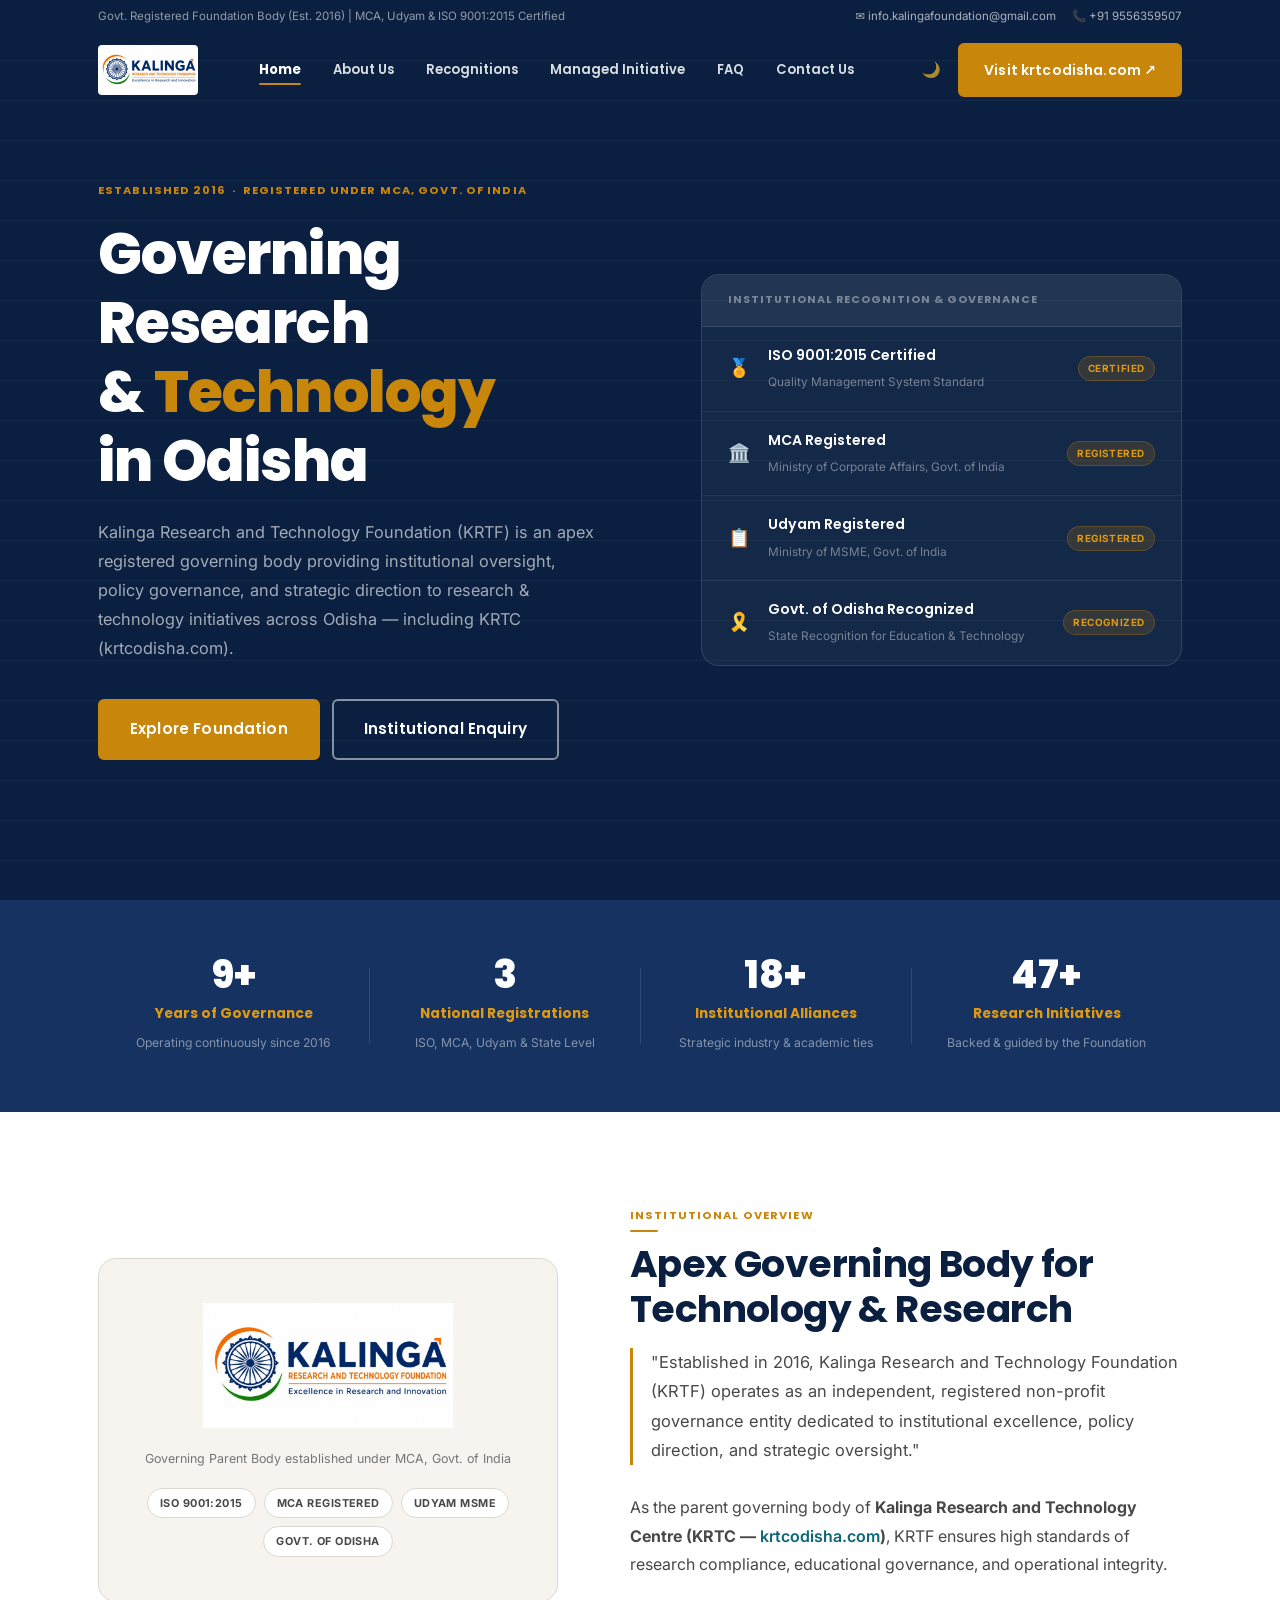
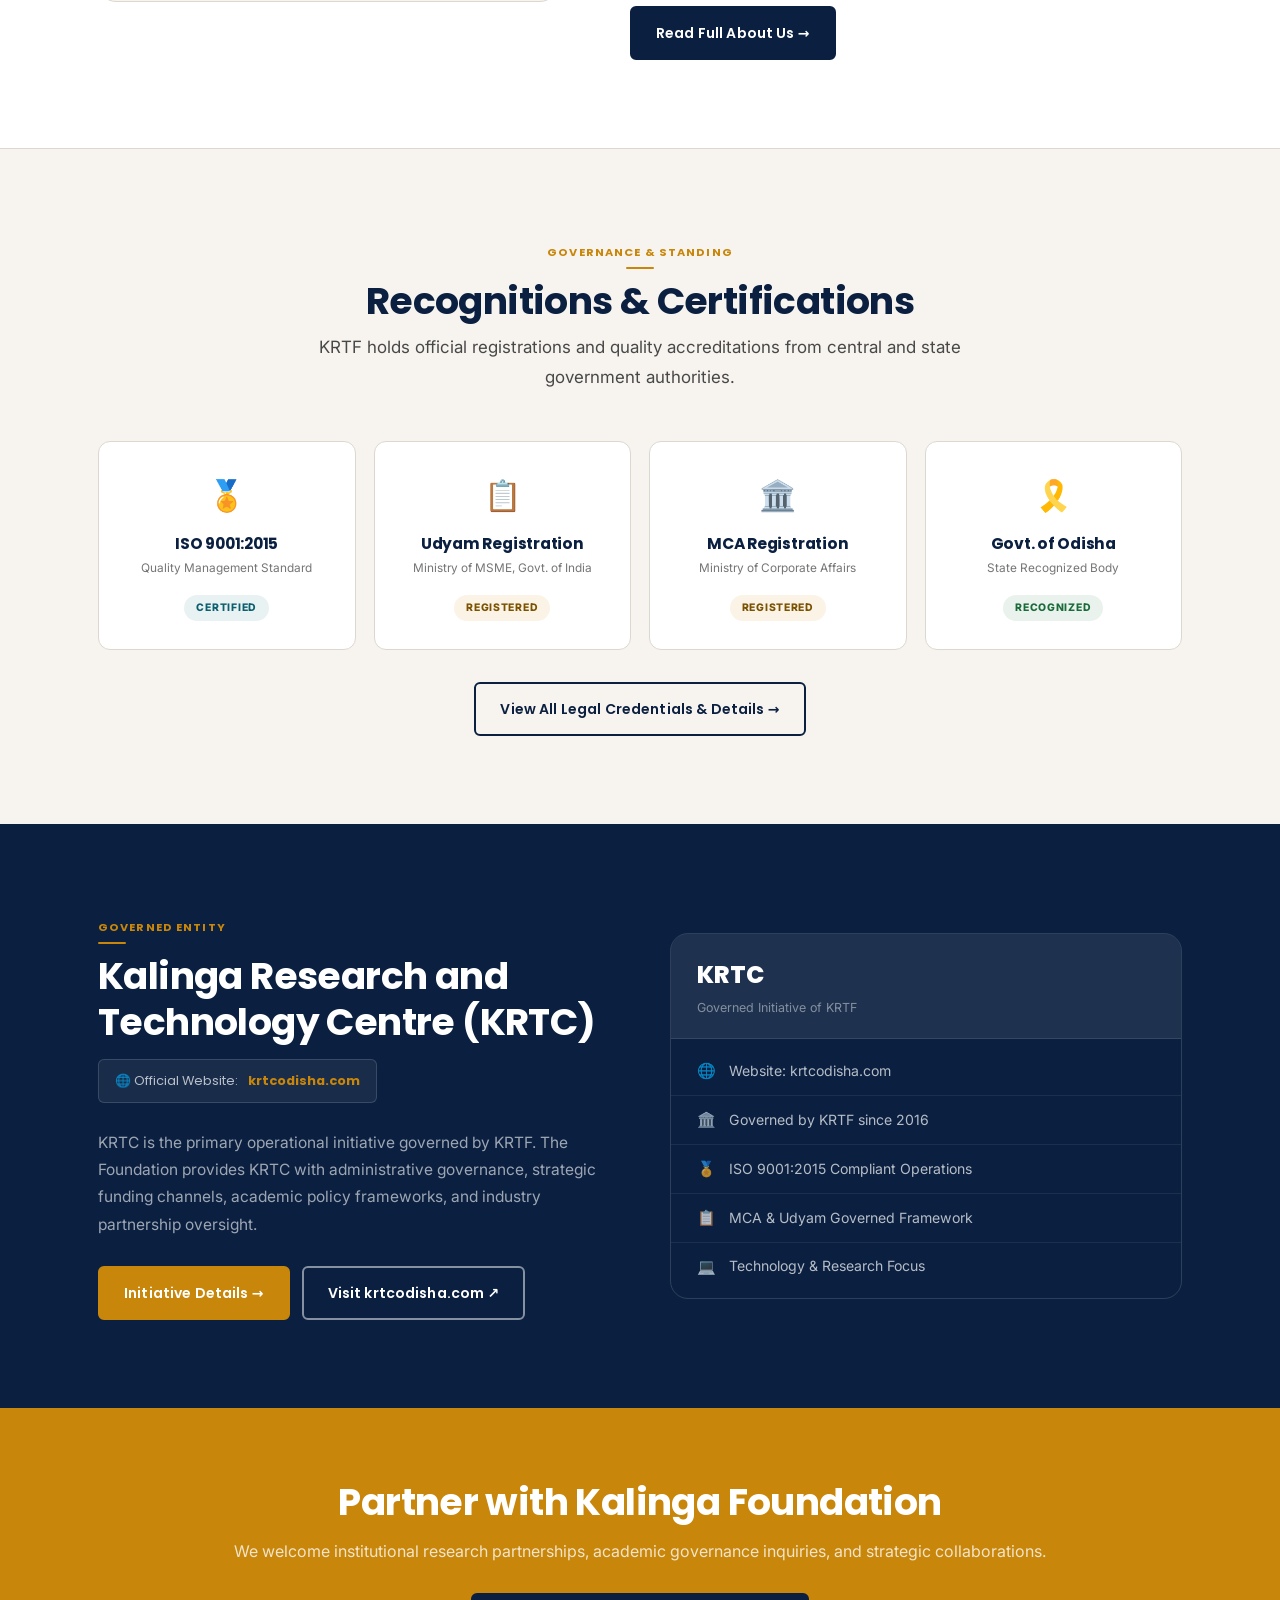
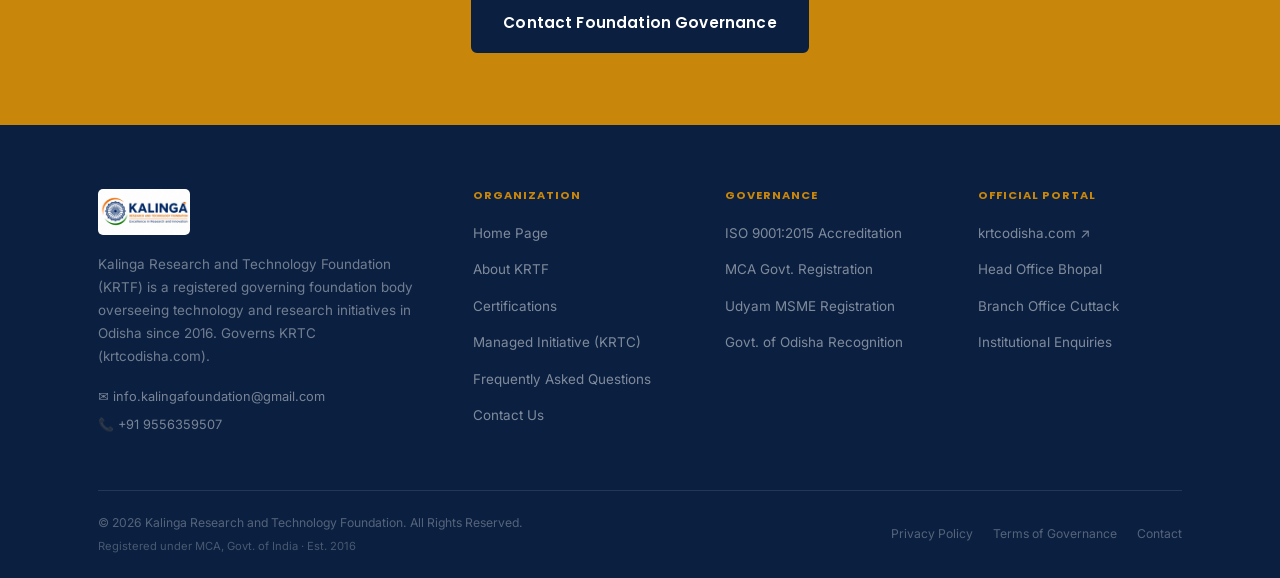
<file: index.html>
<!DOCTYPE html>
<html lang="en">
<head>
<meta charset="UTF-8">
<meta name="viewport" content="width=device-width, initial-scale=1.0">

<title>Kalinga Research & Technology Foundation (KRTF) | Registered Governing Body, Odisha</title>
<meta name="description" content="Kalinga Research and Technology Foundation (KRTF) is a registered governing foundation body established in 2016 under MCA, Govt. of India. Governing body of KRTC (krtcodisha.com). ISO 9001:2015 certified & Govt. of Odisha recognized.">
<meta name="robots" content="index, follow">
<meta name="author" content="Kalinga Research and Technology Foundation">
<link rel="canonical" href="https://kalingaresearchfoundation.org/">
<meta name="google-site-verification" content="PLACEHOLDER">

<!-- Open Graph -->
<meta property="og:type" content="website">
<meta property="og:site_name" content="Kalinga Research and Technology Foundation">
<meta property="og:title" content="Kalinga Research & Technology Foundation (KRTF) | Governing Body, Odisha">
<meta property="og:description" content="KRTF is a registered governing foundation body established in 2016, governing KRTC (krtcodisha.com). ISO 9001:2015 certified, MCA registered, Govt. of Odisha recognized.">
<meta property="og:url" content="https://kalingaresearchfoundation.org/">
<meta property="og:image" content="https://kalingaresearchfoundation.org/logo.jpeg">
<meta property="og:locale" content="en_IN">

<!-- Twitter Card -->
<meta name="twitter:card" content="summary_large_image">
<meta name="twitter:title" content="Kalinga Research & Technology Foundation (KRTF)">
<meta name="twitter:description" content="Registered governing foundation body, established 2016. Governing parent body of KRTC (krtcodisha.com).">
<meta name="twitter:image" content="https://kalingaresearchfoundation.org/logo.jpeg">

<!-- GA4 -->
<script async src="https://www.googletagmanager.com/gtag/js?id=G-XXXXXXXXXX"></script>
<script>
  window.dataLayer = window.dataLayer || [];
  function gtag(){dataLayer.push(arguments);}
  gtag('js', new Date());
  gtag('config', 'G-XXXXXXXXXX', {'anonymize_ip': true});
</script>

<!-- JSON-LD -->
<script type="application/ld+json">
{
  "@context": "https://schema.org",
  "@graph": [
    {
      "@type": "Organization",
      "@id": "https://kalingaresearchfoundation.org/#organization",
      "name": "Kalinga Research and Technology Foundation",
      "alternateName": "KRTF",
      "url": "https://kalingaresearchfoundation.org/",
      "logo": { "@type": "ImageObject", "url": "https://kalingaresearchfoundation.org/logo.jpeg" },
      "description": "Kalinga Research and Technology Foundation (KRTF) is a registered governing body established in 2016 under MCA, Govt. of India, governing Kalinga Research and Technology Centre (KRTC) at krtcodisha.com.",
      "foundingDate": "2016",
      "email": "info.kalingafoundation@gmail.com",
      "telephone": "+91-9556359507",
      "address": [
        { "@type": "PostalAddress", "streetAddress": "Shiv Shakti Nagar, Ahmdpur, Hosangabad Road", "addressLocality": "Bhopal", "addressRegion": "Madhya Pradesh", "postalCode": "462026", "addressCountry": "IN", "name": "Head Office" },
        { "@type": "PostalAddress", "streetAddress": "Nuntikiri, Deulachua", "addressLocality": "Cuttack", "addressRegion": "Odisha", "postalCode": "754025", "addressCountry": "IN", "name": "Branch Office" }
      ],
      "contactPoint": { "@type": "ContactPoint", "telephone": "+91-9556359507", "email": "info.kalingafoundation@gmail.com", "contactType": "general enquiry" },
      "sameAs": ["https://krtcodisha.com"]
    },
    {
      "@type": "WebSite",
      "@id": "https://kalingaresearchfoundation.org/#website",
      "url": "https://kalingaresearchfoundation.org/",
      "name": "Kalinga Research and Technology Foundation",
      "publisher": { "@id": "https://kalingaresearchfoundation.org/#organization" }
    }
  ]
}
</script>

<link rel="preconnect" href="https://fonts.googleapis.com">
<link rel="preconnect" href="https://fonts.gstatic.com" crossorigin>
<link rel="stylesheet" href="https://fonts.googleapis.com/css2?family=Poppins:wght@400;500;600;700;800&family=Inter:wght@400;500;600&display=swap" data-fonts>

<link rel="stylesheet" href="style.css">
</head>
<body>

<div id="scrollbar" role="progressbar" aria-label="Page scroll progress"></div>

<!-- HEADER -->
<header class="site-header" id="siteHeader" role="banner">
  <div class="header-top">
    <div class="header-top-inner">
      <div>Govt. Registered Foundation Body (Est. 2016) | MCA, Udyam &amp; ISO 9001:2015 Certified</div>
      <div class="header-top-right">
        <a href="mailto:info.kalingafoundation@gmail.com">✉️ info.kalingafoundation@gmail.com</a>
        <a href="tel:+919556359507">📞 +91 9556359507</a>
      </div>
    </div>
  </div>
  <div class="header-main">
    <a href="index.html" class="site-logo" aria-label="KRTF Homepage">
      <img src="logo.jpeg" alt="Kalinga Research and Technology Foundation Logo">
    </a>
    <nav class="main-nav" aria-label="Main Navigation">
      <a href="index.html" class="active">Home</a>
      <a href="about.html">About Us</a>
      <a href="certifications.html">Recognitions</a>
      <a href="krtc.html">Managed Initiative</a>
      <a href="faq.html">FAQ</a>
      <a href="contact.html">Contact Us</a>
    </nav>
    <div class="header-actions">
      <button class="mode-btn" id="modeBtn" aria-label="Toggle dark mode" aria-pressed="false">🌙</button>
      <a href="https://krtcodisha.com" target="_blank" rel="noopener noreferrer" class="btn btn-amber header-cta-desktop" aria-label="Visit KRTC Website">Visit krtcodisha.com ↗</a>
      <button class="burger" id="burger" aria-label="Open menu" aria-expanded="false" aria-controls="mobileNav">
        <span aria-hidden="true"></span><span aria-hidden="true"></span><span aria-hidden="true"></span>
      </button>
    </div>
  </div>
  <nav class="mobile-nav" id="mobileNav" aria-label="Mobile Navigation">
    <a href="index.html" class="active">Home</a>
    <a href="about.html">About Us</a>
    <a href="certifications.html">Recognitions</a>
    <a href="krtc.html">Managed Initiative (KRTC)</a>
    <a href="faq.html">FAQ</a>
    <a href="contact.html">Contact Us</a>
    <a href="https://krtcodisha.com" target="_blank" rel="noopener noreferrer" style="color:var(--amber);">Visit krtcodisha.com ↗</a>
  </nav>
</header>

<main id="main-content">

<!-- HERO -->
<section class="home-hero">
  <div class="container">
    <div class="hero-grid">
      <div>
        <span class="hero-est">Established 2016 &nbsp;·&nbsp; Registered under MCA, Govt. of India</span>
        <h1>Governing Research<br>&amp; <em>Technology</em><br>in Odisha</h1>
        <p class="hero-lead">Kalinga Research and Technology Foundation (KRTF) is an apex registered governing body providing institutional oversight, policy governance, and strategic direction to research &amp; technology initiatives across Odisha — including KRTC (krtcodisha.com).</p>
        <div class="hero-actions">
          <a href="about.html" class="btn btn-amber btn-lg">Explore Foundation</a>
          <a href="contact.html" class="btn btn-outline-white btn-lg">Institutional Enquiry</a>
        </div>
      </div>

      <div class="cred-panel" aria-label="Institutional Credentials">
        <div class="cred-panel-hd">Institutional Recognition &amp; Governance</div>
        <div class="cred-row">
          <span class="cred-ic">🏅</span>
          <div class="cred-body">
            <strong>ISO 9001:2015 Certified</strong>
            <small>Quality Management System Standard</small>
          </div>
          <span class="cred-tag">Certified</span>
        </div>
        <div class="cred-row">
          <span class="cred-ic">🏛️</span>
          <div class="cred-body">
            <strong>MCA Registered</strong>
            <small>Ministry of Corporate Affairs, Govt. of India</small>
          </div>
          <span class="cred-tag">Registered</span>
        </div>
        <div class="cred-row">
          <span class="cred-ic">📋</span>
          <div class="cred-body">
            <strong>Udyam Registered</strong>
            <small>Ministry of MSME, Govt. of India</small>
          </div>
          <span class="cred-tag">Registered</span>
        </div>
        <div class="cred-row">
          <span class="cred-ic">🎗️</span>
          <div class="cred-body">
            <strong>Govt. of Odisha Recognized</strong>
            <small>State Recognition for Education &amp; Technology</small>
          </div>
          <span class="cred-tag">Recognized</span>
        </div>
      </div>
    </div>
  </div>
</section>

<!-- STATS STRIP -->
<div class="stats-strip" aria-label="Foundation Milestones">
  <div class="container stats-grid">
    <div class="stat-cell reveal">
      <div class="stat-num" data-count="10" data-suffix="+">0+</div>
      <div class="stat-lbl"><strong>Years of Governance</strong><span>Operating continuously since 2016</span></div>
    </div>
    <div class="stat-cell reveal">
      <div class="stat-num" data-count="4" data-suffix="">0</div>
      <div class="stat-lbl"><strong>National Registrations</strong><span>ISO, MCA, Udyam &amp; State Level</span></div>
    </div>
    <div class="stat-cell reveal">
      <div class="stat-num" data-count="20" data-suffix="+">0+</div>
      <div class="stat-lbl"><strong>Institutional Alliances</strong><span>Strategic industry &amp; academic ties</span></div>
    </div>
    <div class="stat-cell reveal">
      <div class="stat-num" data-count="50" data-suffix="+">0+</div>
      <div class="stat-lbl"><strong>Research Initiatives</strong><span>Backed &amp; guided by the Foundation</span></div>
    </div>
  </div>
</div>

<!-- ABOUT TEASER -->
<section>
  <div class="container">
    <div class="about-teaser">
      <div class="about-logo-box reveal">
        <img src="logo.jpeg" alt="KRTF Official Seal">
        <p class="logo-box-sub">Governing Parent Body established under MCA, Govt. of India</p>
        <div class="tag-row">
          <span class="tag-pill">ISO 9001:2015</span>
          <span class="tag-pill">MCA Registered</span>
          <span class="tag-pill">Udyam MSME</span>
          <span class="tag-pill">Govt. of Odisha</span>
        </div>
      </div>

      <div class="about-teaser-text reveal">
        <span class="eyebrow">Institutional Overview</span>
        <h2>Apex Governing Body for Technology &amp; Research</h2>
        <p class="about-quote">"Established in 2016, Kalinga Research and Technology Foundation (KRTF) operates as an independent, registered non-profit governance entity dedicated to institutional excellence, policy direction, and strategic oversight."</p>
        <p>As the parent governing body of <strong>Kalinga Research and Technology Centre (KRTC — <a href="https://krtcodisha.com" target="_blank" rel="noopener" style="color:var(--teal-link);font-weight:600;">krtcodisha.com</a>)</strong>, KRTF ensures high standards of research compliance, educational governance, and operational integrity.</p>
        <a href="about.html" class="btn btn-navy">Read Full About Us →</a>
      </div>
    </div>
  </div>
</section>

<hr class="divider">

<!-- CERTIFICATIONS PREVIEW -->
<section class="section-cream">
  <div class="container">
    <div class="section-label reveal mb-48">
      <span class="eyebrow">Governance &amp; Standing</span>
      <h2>Recognitions &amp; Certifications</h2>
      <p class="lead-text mx-auto mt-8">KRTF holds official registrations and quality accreditations from central and state government authorities.</p>
    </div>

    <div class="cert-strip">
      <article class="cert-card reveal">
        <div class="cert-ic" aria-hidden="true">🏅</div>
        <h4>ISO 9001:2015</h4>
        <div class="cert-by">Quality Management Standard</div>
        <span class="status-pill pill-cert">Certified</span>
      </article>

      <article class="cert-card reveal">
        <div class="cert-ic" aria-hidden="true">📋</div>
        <h4>Udyam Registration</h4>
        <div class="cert-by">Ministry of MSME, Govt. of India</div>
        <span class="status-pill pill-reg">Registered</span>
      </article>

      <article class="cert-card reveal">
        <div class="cert-ic" aria-hidden="true">🏛️</div>
        <h4>MCA Registration</h4>
        <div class="cert-by">Ministry of Corporate Affairs</div>
        <span class="status-pill pill-reg">Registered</span>
      </article>

      <article class="cert-card reveal">
        <div class="cert-ic" aria-hidden="true">🎗️</div>
        <h4>Govt. of Odisha</h4>
        <div class="cert-by">State Recognized Body</div>
        <span class="status-pill pill-rec">Recognized</span>
      </article>
    </div>

    <div class="text-center mt-32">
      <a href="certifications.html" class="btn btn-outline">View All Legal Credentials &amp; Details →</a>
    </div>
  </div>
</section>

<!-- MANAGED INITIATIVE (KRTC) TEASER -->
<section class="section-navy">
  <div class="container">
    <div class="krtc-teaser">
      <div class="krtc-teaser-text reveal">
        <span class="eyebrow">Governed Entity</span>
        <h2>Kalinga Research and Technology Centre (KRTC)</h2>
        <div class="krtc-domain-badge">
          🌐 Official Website: <strong>krtcodisha.com</strong>
        </div>
        <p>KRTC is the primary operational initiative governed by KRTF. The Foundation provides KRTC with administrative governance, strategic funding channels, academic policy frameworks, and industry partnership oversight.</p>
        <div style="display:flex; gap:12px; flex-wrap:wrap;">
          <a href="krtc.html" class="btn btn-amber">Initiative Details →</a>
          <a href="https://krtcodisha.com" target="_blank" rel="noopener noreferrer" class="btn btn-outline-white">Visit krtcodisha.com ↗</a>
        </div>
      </div>

      <div class="krtc-panel reveal">
        <div class="krtc-panel-hd">
          <div class="kname">KRTC</div>
          <div class="ktag">Governed Initiative of KRTF</div>
        </div>
        <div class="krtc-panel-body">
          <div class="krtc-row"><span class="ki">🌐</span> Website: krtcodisha.com</div>
          <div class="krtc-row"><span class="ki">🏛️</span> Governed by KRTF since 2016</div>
          <div class="krtc-row"><span class="ki">🏅</span> ISO 9001:2015 Compliant Operations</div>
          <div class="krtc-row"><span class="ki">📋</span> MCA &amp; Udyam Governed Framework</div>
          <div class="krtc-row"><span class="ki">💻</span> Technology &amp; Research Focus</div>
        </div>
      </div>
    </div>
  </div>
</section>

<!-- CTA BANNER -->
<section class="cta-banner">
  <div class="container">
    <h2>Partner with Kalinga Foundation</h2>
    <p>We welcome institutional research partnerships, academic governance inquiries, and strategic collaborations.</p>
    <a href="contact.html" class="btn btn-navy btn-lg">Contact Foundation Governance</a>
  </div>
</section>

</main>

<!-- FOOTER -->
<footer class="site-footer" role="contentinfo">
  <div class="container">
    <div class="foot-grid">
      <div class="foot-brand">
        <img src="logo.jpeg" alt="KRTF Seal" class="fb-logo">
        <p>Kalinga Research and Technology Foundation (KRTF) is a registered governing foundation body overseeing technology and research initiatives in Odisha since 2016. Governs KRTC (krtcodisha.com).</p>
        <div class="foot-contact-quick">
          <a href="mailto:info.kalingafoundation@gmail.com">✉️ info.kalingafoundation@gmail.com</a>
          <a href="tel:+919556359507">📞 +91 9556359507</a>
        </div>
      </div>

      <div class="foot-col">
        <h5>Organization</h5>
        <ul>
          <li><a href="index.html">Home Page</a></li>
          <li><a href="about.html">About KRTF</a></li>
          <li><a href="certifications.html">Certifications</a></li>
          <li><a href="krtc.html">Managed Initiative (KRTC)</a></li>
          <li><a href="faq.html">Frequently Asked Questions</a></li>
          <li><a href="contact.html">Contact Us</a></li>
        </ul>
      </div>

      <div class="foot-col">
        <h5>Governance</h5>
        <ul>
          <li><a href="certifications.html">ISO 9001:2015 Accreditation</a></li>
          <li><a href="certifications.html">MCA Govt. Registration</a></li>
          <li><a href="certifications.html">Udyam MSME Registration</a></li>
          <li><a href="certifications.html">Govt. of Odisha Recognition</a></li>
        </ul>
      </div>

      <div class="foot-col">
        <h5>Official Portal</h5>
        <ul>
          <li><a href="https://krtcodisha.com" target="_blank" rel="noopener">krtcodisha.com ↗</a></li>
          <li><a href="contact.html">Head Office Bhopal</a></li>
          <li><a href="contact.html">Branch Office Cuttack</a></li>
          <li><a href="contact.html">Institutional Enquiries</a></li>
        </ul>
      </div>
    </div>

    <div class="foot-bottom">
      <div>
        © 2026 Kalinga Research and Technology Foundation. All Rights Reserved.
        <div class="ft-reg">Registered under MCA, Govt. of India · Est. 2016</div>
      </div>
      <div class="foot-bottom-links">
        <a href="faq.html">Privacy Policy</a>
        <a href="faq.html">Terms of Governance</a>
        <a href="contact.html">Contact</a>
      </div>
    </div>
  </div>
</footer>

<script src="shared.js"></script>
</body>
</html>
</file>
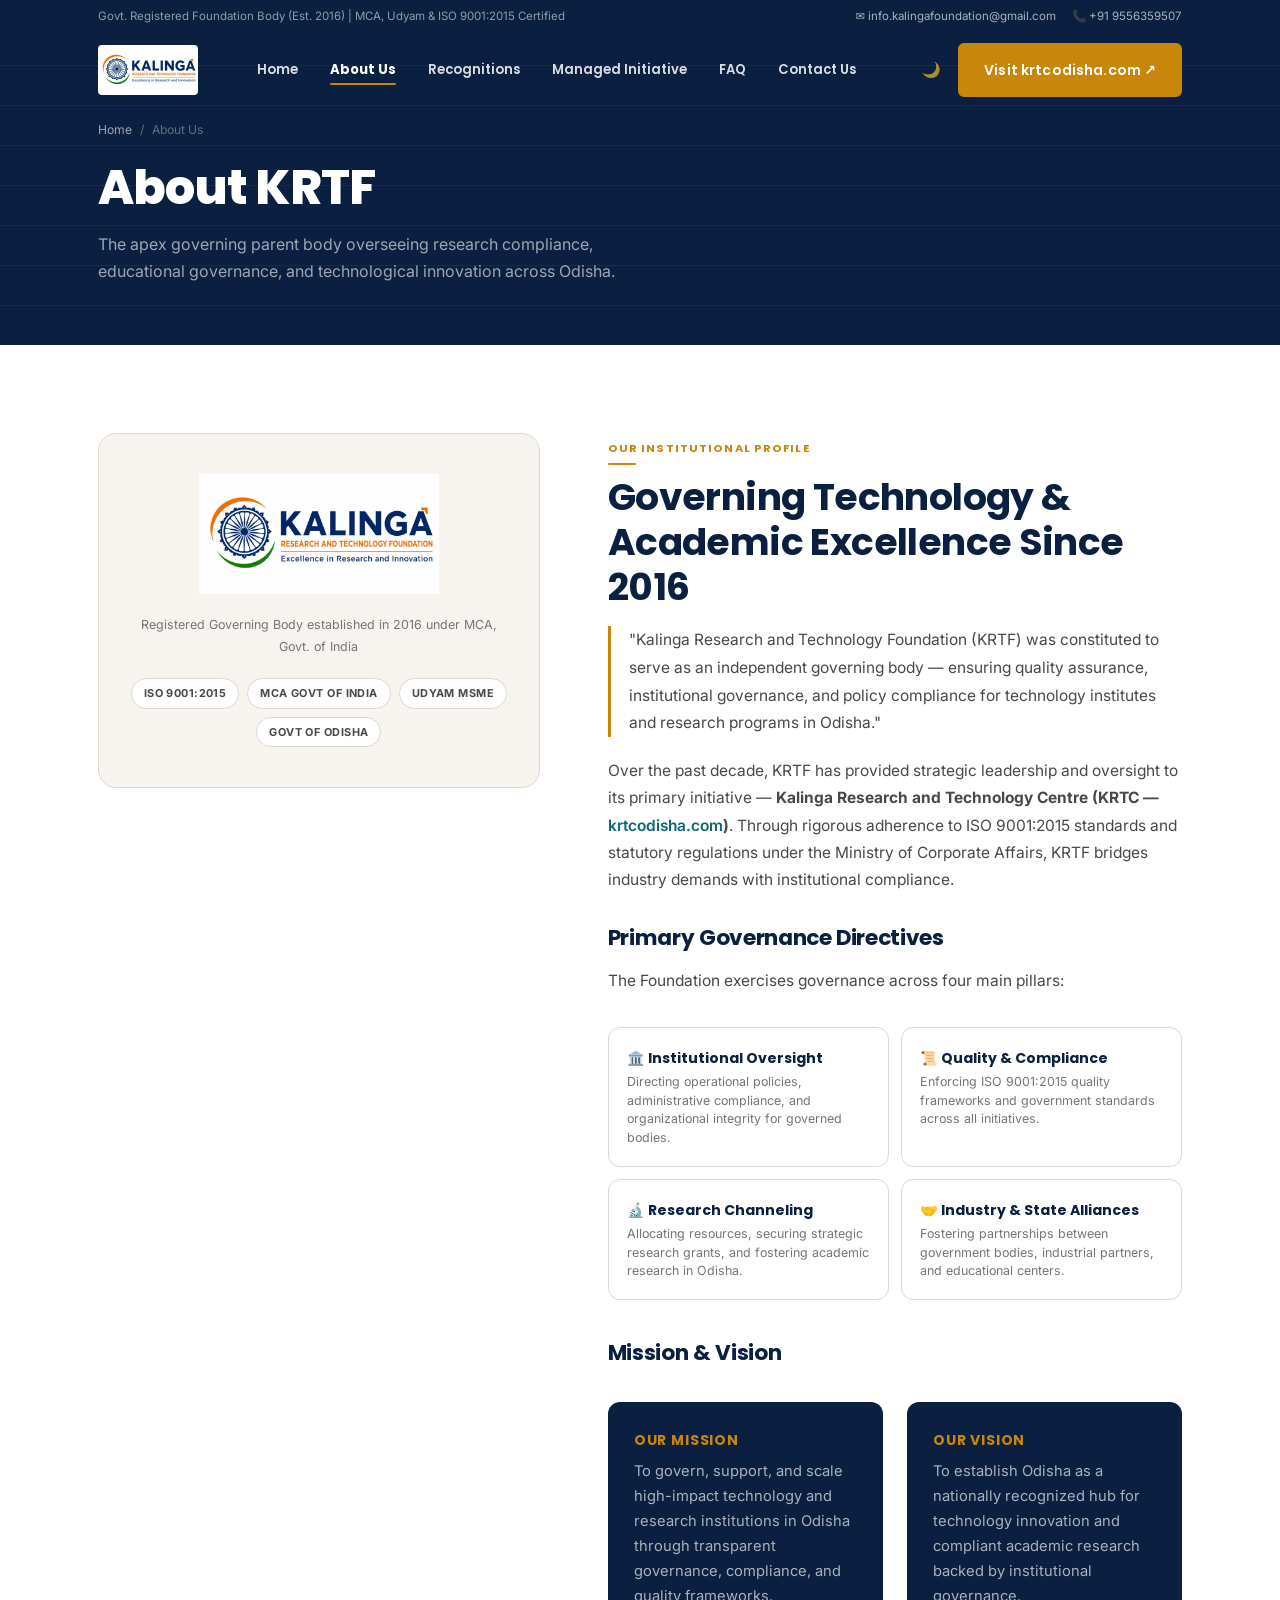
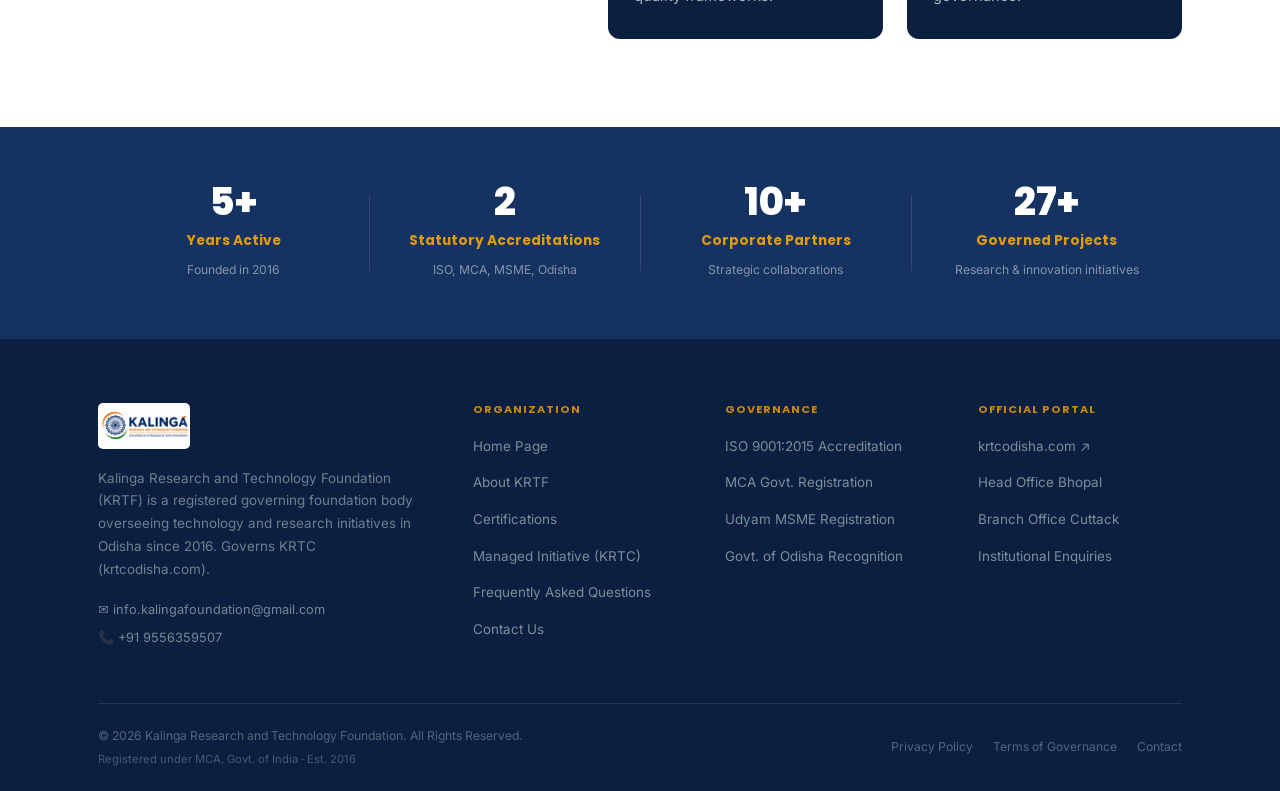
<file: about.html>
<!DOCTYPE html>
<html lang="en">
<head>
<meta charset="UTF-8">
<meta name="viewport" content="width=device-width, initial-scale=1.0">

<title>About Us | Kalinga Research & Technology Foundation (KRTF)</title>
<meta name="description" content="Learn about Kalinga Research and Technology Foundation (KRTF) — established in 2016 under MCA, Govt. of India. Discover our mission, institutional governance model, and legal recognitions.">
<meta name="robots" content="index, follow">
<link rel="canonical" href="https://kalingaresearchfoundation.org/about.html">

<!-- Open Graph -->
<meta property="og:type" content="website">
<meta property="og:site_name" content="Kalinga Research and Technology Foundation">
<meta property="og:title" content="About Us | Kalinga Research & Technology Foundation (KRTF)">
<meta property="og:description" content="KRTF is a registered governing body established in 2016, governing KRTC (krtcodisha.com). ISO 9001:2015 certified & Govt. of Odisha recognized.">
<meta property="og:url" content="https://kalingaresearchfoundation.org/about.html">
<meta property="og:image" content="https://kalingaresearchfoundation.org/logo.jpeg">

<!-- GA4 -->
<script async src="https://www.googletagmanager.com/gtag/js?id=G-XXXXXXXXXX"></script>
<script>
  window.dataLayer = window.dataLayer || [];
  function gtag(){dataLayer.push(arguments);}
  gtag('js', new Date());
  gtag('config', 'G-XXXXXXXXXX', {'anonymize_ip': true});
</script>

<!-- JSON-LD -->
<script type="application/ld+json">
{
  "@context": "https://schema.org",
  "@graph": [
    {
      "@type": "AboutPage",
      "@id": "https://kalingaresearchfoundation.org/about.html/#webpage",
      "url": "https://kalingaresearchfoundation.org/about.html",
      "name": "About Kalinga Research and Technology Foundation",
      "isPartOf": { "@id": "https://kalingaresearchfoundation.org/#website" }
    },
    {
      "@type": "BreadcrumbList",
      "itemListElement": [
        { "@type": "ListItem", "position": 1, "name": "Home", "item": "https://kalingaresearchfoundation.org/" },
        { "@type": "ListItem", "position": 2, "name": "About Us", "item": "https://kalingaresearchfoundation.org/about.html" }
      ]
    }
  ]
}
</script>

<link rel="preconnect" href="https://fonts.googleapis.com">
<link rel="preconnect" href="https://fonts.gstatic.com" crossorigin>
<link rel="stylesheet" href="https://fonts.googleapis.com/css2?family=Poppins:wght@400;500;600;700;800&family=Inter:wght@400;500;600&display=swap" data-fonts>

<link rel="stylesheet" href="style.css">
</head>
<body>

<div id="scrollbar" role="progressbar" aria-label="Page scroll progress"></div>

<!-- HEADER -->
<header class="site-header" id="siteHeader" role="banner">
  <div class="header-top">
    <div class="header-top-inner">
      <div>Govt. Registered Foundation Body (Est. 2016) | MCA, Udyam &amp; ISO 9001:2015 Certified</div>
      <div class="header-top-right">
        <a href="mailto:info.kalingafoundation@gmail.com">✉️ info.kalingafoundation@gmail.com</a>
        <a href="tel:+919556359507">📞 +91 9556359507</a>
      </div>
    </div>
  </div>
  <div class="header-main">
    <a href="index.html" class="site-logo" aria-label="KRTF Homepage">
      <img src="logo.jpeg" alt="Kalinga Research and Technology Foundation Logo">
    </a>
    <nav class="main-nav" aria-label="Main Navigation">
      <a href="index.html">Home</a>
      <a href="about.html" class="active">About Us</a>
      <a href="certifications.html">Recognitions</a>
      <a href="krtc.html">Managed Initiative</a>
      <a href="faq.html">FAQ</a>
      <a href="contact.html">Contact Us</a>
    </nav>
    <div class="header-actions">
      <button class="mode-btn" id="modeBtn" aria-label="Toggle dark mode" aria-pressed="false">🌙</button>
      <a href="https://krtcodisha.com" target="_blank" rel="noopener noreferrer" class="btn btn-amber header-cta-desktop">Visit krtcodisha.com ↗</a>
      <button class="burger" id="burger" aria-label="Open menu" aria-expanded="false" aria-controls="mobileNav">
        <span aria-hidden="true"></span><span aria-hidden="true"></span><span aria-hidden="true"></span>
      </button>
    </div>
  </div>
  <nav class="mobile-nav" id="mobileNav" aria-label="Mobile Navigation">
    <a href="index.html">Home</a>
    <a href="about.html" class="active">About Us</a>
    <a href="certifications.html">Recognitions</a>
    <a href="krtc.html">Managed Initiative (KRTC)</a>
    <a href="faq.html">FAQ</a>
    <a href="contact.html">Contact Us</a>
    <a href="https://krtcodisha.com" target="_blank" rel="noopener noreferrer" style="color:var(--amber);">Visit krtcodisha.com ↗</a>
  </nav>
</header>

<main id="main-content">

<!-- PAGE HERO -->
<section class="page-hero">
  <div class="container page-hero-inner">
    <nav class="breadcrumb" aria-label="Breadcrumb">
      <a href="index.html">Home</a> <span>/</span> <span>About Us</span>
    </nav>
    <h1>About KRTF</h1>
    <p class="page-subtitle">The apex governing parent body overseeing research compliance, educational governance, and technological innovation across Odisha.</p>
  </div>
</section>

<!-- MAIN ABOUT SECTION -->
<section>
  <div class="container">
    <div class="about-layout">
      <div class="sticky-panel reveal">
        <div class="about-panel">
          <img src="logo.jpeg" alt="KRTF Official Seal">
          <p class="panel-sub">Registered Governing Body established in 2016 under MCA, Govt. of India</p>
          <div class="tag-row">
            <span class="tag-pill">ISO 9001:2015</span>
            <span class="tag-pill">MCA Govt of India</span>
            <span class="tag-pill">Udyam MSME</span>
            <span class="tag-pill">Govt of Odisha</span>
          </div>
        </div>
      </div>

      <div class="about-body reveal">
        <span class="eyebrow">Our Institutional Profile</span>
        <h2>Governing Technology &amp; Academic Excellence Since 2016</h2>
        <p class="about-quote">"Kalinga Research and Technology Foundation (KRTF) was constituted to serve as an independent governing body — ensuring quality assurance, institutional governance, and policy compliance for technology institutes and research programs in Odisha."</p>

        <p>Over the past decade, KRTF has provided strategic leadership and oversight to its primary initiative — <strong>Kalinga Research and Technology Centre (KRTC — <a href="https://krtcodisha.com" target="_blank" rel="noopener" style="color:var(--teal-link);font-weight:600;">krtcodisha.com</a>)</strong>. Through rigorous adherence to ISO 9001:2015 standards and statutory regulations under the Ministry of Corporate Affairs, KRTF bridges industry demands with institutional compliance.</p>

        <h3 class="mt-32 mb-16">Primary Governance Directives</h3>
        <p>The Foundation exercises governance across four main pillars:</p>

        <div class="roles-grid">
          <div class="role-card">
            <div class="rc-title">🏛️ Institutional Oversight</div>
            <div class="rc-desc">Directing operational policies, administrative compliance, and organizational integrity for governed bodies.</div>
          </div>
          <div class="role-card">
            <div class="rc-title">📜 Quality &amp; Compliance</div>
            <div class="rc-desc">Enforcing ISO 9001:2015 quality frameworks and government standards across all initiatives.</div>
          </div>
          <div class="role-card">
            <div class="rc-title">🔬 Research Channeling</div>
            <div class="rc-desc">Allocating resources, securing strategic research grants, and fostering academic research in Odisha.</div>
          </div>
          <div class="role-card">
            <div class="rc-title">🤝 Industry &amp; State Alliances</div>
            <div class="rc-desc">Fostering partnerships between government bodies, industrial partners, and educational centers.</div>
          </div>
        </div>

        <h3 class="mt-40 mb-16">Mission &amp; Vision</h3>
        <div class="mv-grid">
          <div class="mv-card">
            <h4>Our Mission</h4>
            <p>To govern, support, and scale high-impact technology and research institutions in Odisha through transparent governance, compliance, and quality frameworks.</p>
          </div>
          <div class="mv-card">
            <h4>Our Vision</h4>
            <p>To establish Odisha as a nationally recognized hub for technology innovation and compliant academic research backed by institutional governance.</p>
          </div>
        </div>
      </div>
    </div>
  </div>
</section>

<!-- STATS STRIP -->
<div class="stats-strip">
  <div class="container stats-grid">
    <div class="stat-cell reveal">
      <div class="stat-num" data-count="10" data-suffix="+">0+</div>
      <div class="stat-lbl"><strong>Years Active</strong><span>Founded in 2016</span></div>
    </div>
    <div class="stat-cell reveal">
      <div class="stat-num" data-count="4" data-suffix="">0</div>
      <div class="stat-lbl"><strong>Statutory Accreditations</strong><span>ISO, MCA, MSME, Odisha</span></div>
    </div>
    <div class="stat-cell reveal">
      <div class="stat-num" data-count="20" data-suffix="+">0+</div>
      <div class="stat-lbl"><strong>Corporate Partners</strong><span>Strategic collaborations</span></div>
    </div>
    <div class="stat-cell reveal">
      <div class="stat-num" data-count="50" data-suffix="+">0+</div>
      <div class="stat-lbl"><strong>Governed Projects</strong><span>Research &amp; innovation initiatives</span></div>
    </div>
  </div>
</div>

</main>

<!-- FOOTER -->
<footer class="site-footer" role="contentinfo">
  <div class="container">
    <div class="foot-grid">
      <div class="foot-brand">
        <img src="logo.jpeg" alt="KRTF Seal" class="fb-logo">
        <p>Kalinga Research and Technology Foundation (KRTF) is a registered governing foundation body overseeing technology and research initiatives in Odisha since 2016. Governs KRTC (krtcodisha.com).</p>
        <div class="foot-contact-quick">
          <a href="mailto:info.kalingafoundation@gmail.com">✉️ info.kalingafoundation@gmail.com</a>
          <a href="tel:+919556359507">📞 +91 9556359507</a>
        </div>
      </div>

      <div class="foot-col">
        <h5>Organization</h5>
        <ul>
          <li><a href="index.html">Home Page</a></li>
          <li><a href="about.html">About KRTF</a></li>
          <li><a href="certifications.html">Certifications</a></li>
          <li><a href="krtc.html">Managed Initiative (KRTC)</a></li>
          <li><a href="faq.html">Frequently Asked Questions</a></li>
          <li><a href="contact.html">Contact Us</a></li>
        </ul>
      </div>

      <div class="foot-col">
        <h5>Governance</h5>
        <ul>
          <li><a href="certifications.html">ISO 9001:2015 Accreditation</a></li>
          <li><a href="certifications.html">MCA Govt. Registration</a></li>
          <li><a href="certifications.html">Udyam MSME Registration</a></li>
          <li><a href="certifications.html">Govt. of Odisha Recognition</a></li>
        </ul>
      </div>

      <div class="foot-col">
        <h5>Official Portal</h5>
        <ul>
          <li><a href="https://krtcodisha.com" target="_blank" rel="noopener">krtcodisha.com ↗</a></li>
          <li><a href="contact.html">Head Office Bhopal</a></li>
          <li><a href="contact.html">Branch Office Cuttack</a></li>
          <li><a href="contact.html">Institutional Enquiries</a></li>
        </ul>
      </div>
    </div>

    <div class="foot-bottom">
      <div>
        © 2026 Kalinga Research and Technology Foundation. All Rights Reserved.
        <div class="ft-reg">Registered under MCA, Govt. of India · Est. 2016</div>
      </div>
      <div class="foot-bottom-links">
        <a href="faq.html">Privacy Policy</a>
        <a href="faq.html">Terms of Governance</a>
        <a href="contact.html">Contact</a>
      </div>
    </div>
  </div>
</footer>

<script src="shared.js"></script>
</body>
</html>
</file>
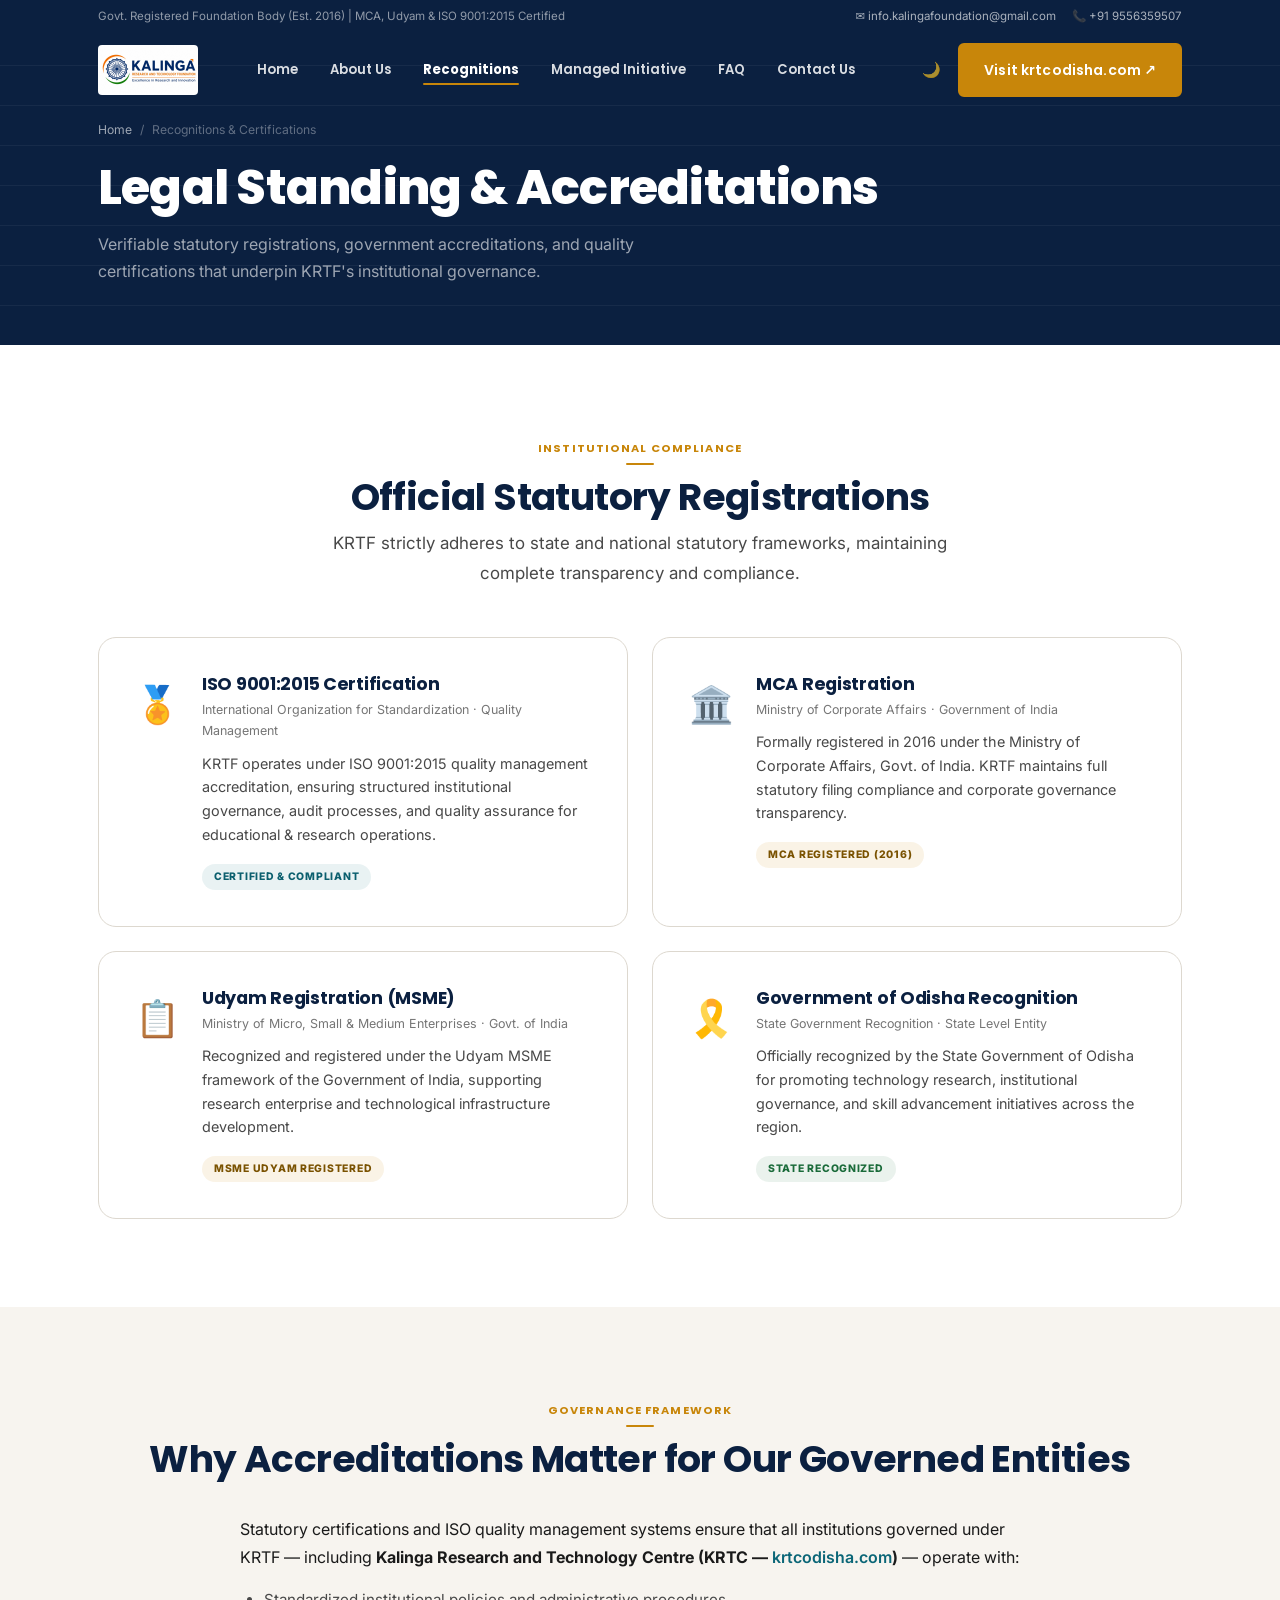
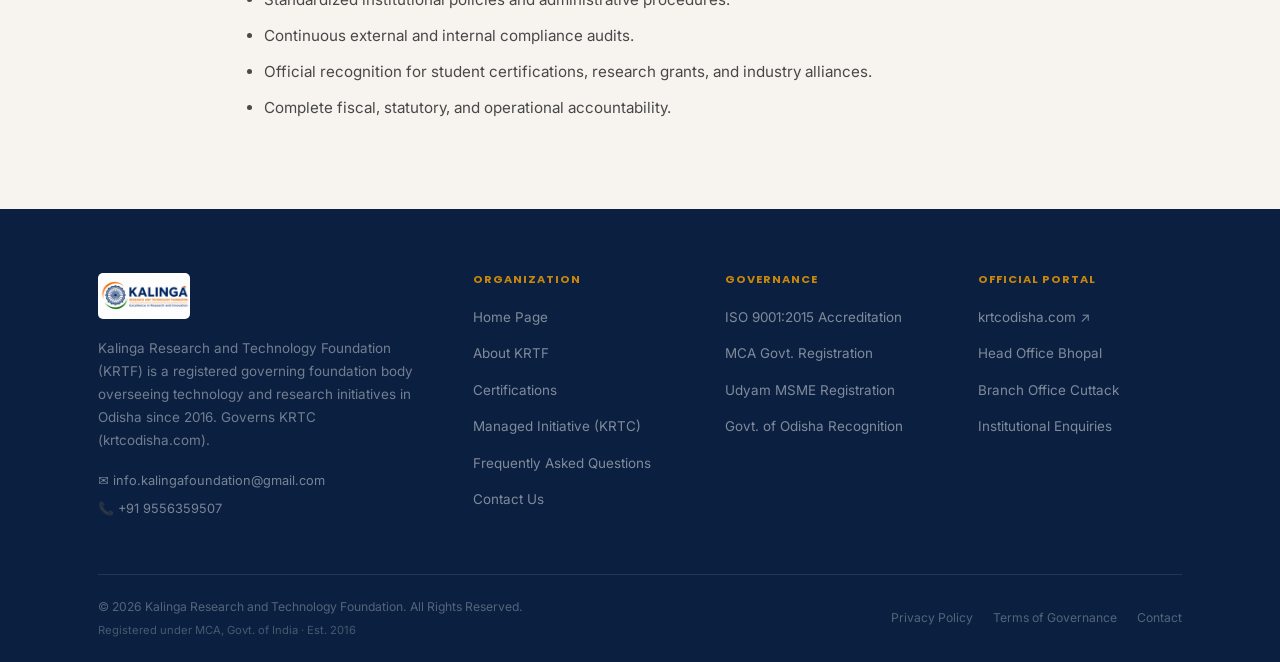
<file: certifications.html>
<!DOCTYPE html>
<html lang="en">
<head>
<meta charset="UTF-8">
<meta name="viewport" content="width=device-width, initial-scale=1.0">

<title>Recognitions &amp; Certifications | Kalinga Research &amp; Technology Foundation</title>
<meta name="description" content="Legal registrations and quality accreditations of KRTF — ISO 9001:2015 certified, Ministry of Corporate Affairs (MCA) registered, Udyam MSME registered, and Govt. of Odisha recognized.">
<meta name="robots" content="index, follow">
<link rel="canonical" href="https://kalingaresearchfoundation.org/certifications.html">

<!-- Open Graph -->
<meta property="og:type" content="website">
<meta property="og:site_name" content="Kalinga Research and Technology Foundation">
<meta property="og:title" content="Recognitions & Certifications | KRTF">
<meta property="og:description" content="Official credentials of KRTF — ISO 9001:2015, MCA Govt. of India, Udyam MSME, and Govt. of Odisha.">
<meta property="og:url" content="https://kalingaresearchfoundation.org/certifications.html">
<meta property="og:image" content="https://kalingaresearchfoundation.org/logo.jpeg">

<!-- GA4 -->
<script async src="https://www.googletagmanager.com/gtag/js?id=G-XXXXXXXXXX"></script>
<script>
  window.dataLayer = window.dataLayer || [];
  function gtag(){dataLayer.push(arguments);}
  gtag('js', new Date());
  gtag('config', 'G-XXXXXXXXXX', {'anonymize_ip': true});
</script>

<!-- JSON-LD -->
<script type="application/ld+json">
{
  "@context": "https://schema.org",
  "@graph": [
    {
      "@type": "WebPage",
      "@id": "https://kalingaresearchfoundation.org/certifications.html/#webpage",
      "url": "https://kalingaresearchfoundation.org/certifications.html",
      "name": "Recognitions & Certifications - KRTF",
      "isPartOf": { "@id": "https://kalingaresearchfoundation.org/#website" }
    },
    {
      "@type": "BreadcrumbList",
      "itemListElement": [
        { "@type": "ListItem", "position": 1, "name": "Home", "item": "https://kalingaresearchfoundation.org/" },
        { "@type": "ListItem", "position": 2, "name": "Recognitions", "item": "https://kalingaresearchfoundation.org/certifications.html" }
      ]
    }
  ]
}
</script>

<link rel="preconnect" href="https://fonts.googleapis.com">
<link rel="preconnect" href="https://fonts.gstatic.com" crossorigin>
<link rel="stylesheet" href="https://fonts.googleapis.com/css2?family=Poppins:wght@400;500;600;700;800&family=Inter:wght@400;500;600&display=swap" data-fonts>

<link rel="stylesheet" href="style.css">
</head>
<body>

<div id="scrollbar" role="progressbar" aria-label="Page scroll progress"></div>

<!-- HEADER -->
<header class="site-header" id="siteHeader" role="banner">
  <div class="header-top">
    <div class="header-top-inner">
      <div>Govt. Registered Foundation Body (Est. 2016) | MCA, Udyam &amp; ISO 9001:2015 Certified</div>
      <div class="header-top-right">
        <a href="mailto:info.kalingafoundation@gmail.com">✉️ info.kalingafoundation@gmail.com</a>
        <a href="tel:+919556359507">📞 +91 9556359507</a>
      </div>
    </div>
  </div>
  <div class="header-main">
    <a href="index.html" class="site-logo" aria-label="KRTF Homepage">
      <img src="logo.jpeg" alt="Kalinga Research and Technology Foundation Logo">
    </a>
    <nav class="main-nav" aria-label="Main Navigation">
      <a href="index.html">Home</a>
      <a href="about.html">About Us</a>
      <a href="certifications.html" class="active">Recognitions</a>
      <a href="krtc.html">Managed Initiative</a>
      <a href="faq.html">FAQ</a>
      <a href="contact.html">Contact Us</a>
    </nav>
    <div class="header-actions">
      <button class="mode-btn" id="modeBtn" aria-label="Toggle dark mode" aria-pressed="false">🌙</button>
      <a href="https://krtcodisha.com" target="_blank" rel="noopener noreferrer" class="btn btn-amber header-cta-desktop">Visit krtcodisha.com ↗</a>
      <button class="burger" id="burger" aria-label="Open menu" aria-expanded="false" aria-controls="mobileNav">
        <span aria-hidden="true"></span><span aria-hidden="true"></span><span aria-hidden="true"></span>
      </button>
    </div>
  </div>
  <nav class="mobile-nav" id="mobileNav" aria-label="Mobile Navigation">
    <a href="index.html">Home</a>
    <a href="about.html">About Us</a>
    <a href="certifications.html" class="active">Recognitions</a>
    <a href="krtc.html">Managed Initiative (KRTC)</a>
    <a href="faq.html">FAQ</a>
    <a href="contact.html">Contact Us</a>
    <a href="https://krtcodisha.com" target="_blank" rel="noopener noreferrer" style="color:var(--amber);">Visit krtcodisha.com ↗</a>
  </nav>
</header>

<main id="main-content">

<!-- PAGE HERO -->
<section class="page-hero">
  <div class="container page-hero-inner">
    <nav class="breadcrumb" aria-label="Breadcrumb">
      <a href="index.html">Home</a> <span>/</span> <span>Recognitions &amp; Certifications</span>
    </nav>
    <h1>Legal Standing &amp; Accreditations</h1>
    <p class="page-subtitle">Verifiable statutory registrations, government accreditations, and quality certifications that underpin KRTF's institutional governance.</p>
  </div>
</section>

<!-- CERTIFICATIONS LIST -->
<section>
  <div class="container">
    <div class="section-label reveal mb-48">
      <span class="eyebrow">Institutional Compliance</span>
      <h2>Official Statutory Registrations</h2>
      <p class="lead-text mx-auto mt-8">KRTF strictly adheres to state and national statutory frameworks, maintaining complete transparency and compliance.</p>
    </div>

    <div class="cert-full-grid">
      <article class="cert-full-card reveal">
        <div class="cert-full-icon" aria-hidden="true">🏅</div>
        <div class="cert-full-body">
          <h3>ISO 9001:2015 Certification</h3>
          <div class="cb-by">International Organization for Standardization · Quality Management</div>
          <p>KRTF operates under ISO 9001:2015 quality management accreditation, ensuring structured institutional governance, audit processes, and quality assurance for educational &amp; research operations.</p>
          <span class="status-pill pill-cert">Certified &amp; Compliant</span>
        </div>
      </article>

      <article class="cert-full-card reveal">
        <div class="cert-full-icon" aria-hidden="true">🏛️</div>
        <div class="cert-full-body">
          <h3>MCA Registration</h3>
          <div class="cb-by">Ministry of Corporate Affairs · Government of India</div>
          <p>Formally registered in 2016 under the Ministry of Corporate Affairs, Govt. of India. KRTF maintains full statutory filing compliance and corporate governance transparency.</p>
          <span class="status-pill pill-reg">MCA Registered (2016)</span>
        </div>
      </article>

      <article class="cert-full-card reveal">
        <div class="cert-full-icon" aria-hidden="true">📋</div>
        <div class="cert-full-body">
          <h3>Udyam Registration (MSME)</h3>
          <div class="cb-by">Ministry of Micro, Small &amp; Medium Enterprises · Govt. of India</div>
          <p>Recognized and registered under the Udyam MSME framework of the Government of India, supporting research enterprise and technological infrastructure development.</p>
          <span class="status-pill pill-reg">MSME Udyam Registered</span>
        </div>
      </article>

      <article class="cert-full-card reveal">
        <div class="cert-full-icon" aria-hidden="true">🎗️</div>
        <div class="cert-full-body">
          <h3>Government of Odisha Recognition</h3>
          <div class="cb-by">State Government Recognition · State Level Entity</div>
          <p>Officially recognized by the State Government of Odisha for promoting technology research, institutional governance, and skill advancement initiatives across the region.</p>
          <span class="status-pill pill-rec">State Recognized</span>
        </div>
      </article>
    </div>
  </div>
</section>

<!-- GOVERNANCE SUMMARY -->
<section class="section-cream">
  <div class="container">
    <div class="section-label reveal mb-32">
      <span class="eyebrow">Governance Framework</span>
      <h2>Why Accreditations Matter for Our Governed Entities</h2>
    </div>
    <div style="max-width:800px; margin:0 auto;" class="reveal">
      <p style="margin-bottom:16px;">Statutory certifications and ISO quality management systems ensure that all institutions governed under KRTF — including <strong>Kalinga Research and Technology Centre (KRTC — <a href="https://krtcodisha.com" target="_blank" rel="noopener" style="color:var(--teal-link);font-weight:600;">krtcodisha.com</a>)</strong> — operate with:</p>
      <ul style="list-style:disc; padding-left:24px; display:flex; flex-direction:column; gap:10px; font-size:.95rem; color:var(--ink-mid);">
        <li>Standardized institutional policies and administrative procedures.</li>
        <li>Continuous external and internal compliance audits.</li>
        <li>Official recognition for student certifications, research grants, and industry alliances.</li>
        <li>Complete fiscal, statutory, and operational accountability.</li>
      </ul>
    </div>
  </div>
</section>

</main>

<!-- FOOTER -->
<footer class="site-footer" role="contentinfo">
  <div class="container">
    <div class="foot-grid">
      <div class="foot-brand">
        <img src="logo.jpeg" alt="KRTF Seal" class="fb-logo">
        <p>Kalinga Research and Technology Foundation (KRTF) is a registered governing foundation body overseeing technology and research initiatives in Odisha since 2016. Governs KRTC (krtcodisha.com).</p>
        <div class="foot-contact-quick">
          <a href="mailto:info.kalingafoundation@gmail.com">✉️ info.kalingafoundation@gmail.com</a>
          <a href="tel:+919556359507">📞 +91 9556359507</a>
        </div>
      </div>

      <div class="foot-col">
        <h5>Organization</h5>
        <ul>
          <li><a href="index.html">Home Page</a></li>
          <li><a href="about.html">About KRTF</a></li>
          <li><a href="certifications.html">Certifications</a></li>
          <li><a href="krtc.html">Managed Initiative (KRTC)</a></li>
          <li><a href="faq.html">Frequently Asked Questions</a></li>
          <li><a href="contact.html">Contact Us</a></li>
        </ul>
      </div>

      <div class="foot-col">
        <h5>Governance</h5>
        <ul>
          <li><a href="certifications.html">ISO 9001:2015 Accreditation</a></li>
          <li><a href="certifications.html">MCA Govt. Registration</a></li>
          <li><a href="certifications.html">Udyam MSME Registration</a></li>
          <li><a href="certifications.html">Govt. of Odisha Recognition</a></li>
        </ul>
      </div>

      <div class="foot-col">
        <h5>Official Portal</h5>
        <ul>
          <li><a href="https://krtcodisha.com" target="_blank" rel="noopener">krtcodisha.com ↗</a></li>
          <li><a href="contact.html">Head Office Bhopal</a></li>
          <li><a href="contact.html">Branch Office Cuttack</a></li>
          <li><a href="contact.html">Institutional Enquiries</a></li>
        </ul>
      </div>
    </div>

    <div class="foot-bottom">
      <div>
        © 2026 Kalinga Research and Technology Foundation. All Rights Reserved.
        <div class="ft-reg">Registered under MCA, Govt. of India · Est. 2016</div>
      </div>
      <div class="foot-bottom-links">
        <a href="faq.html">Privacy Policy</a>
        <a href="faq.html">Terms of Governance</a>
        <a href="contact.html">Contact</a>
      </div>
    </div>
  </div>
</footer>

<script src="shared.js"></script>
</body>
</html>
</file>
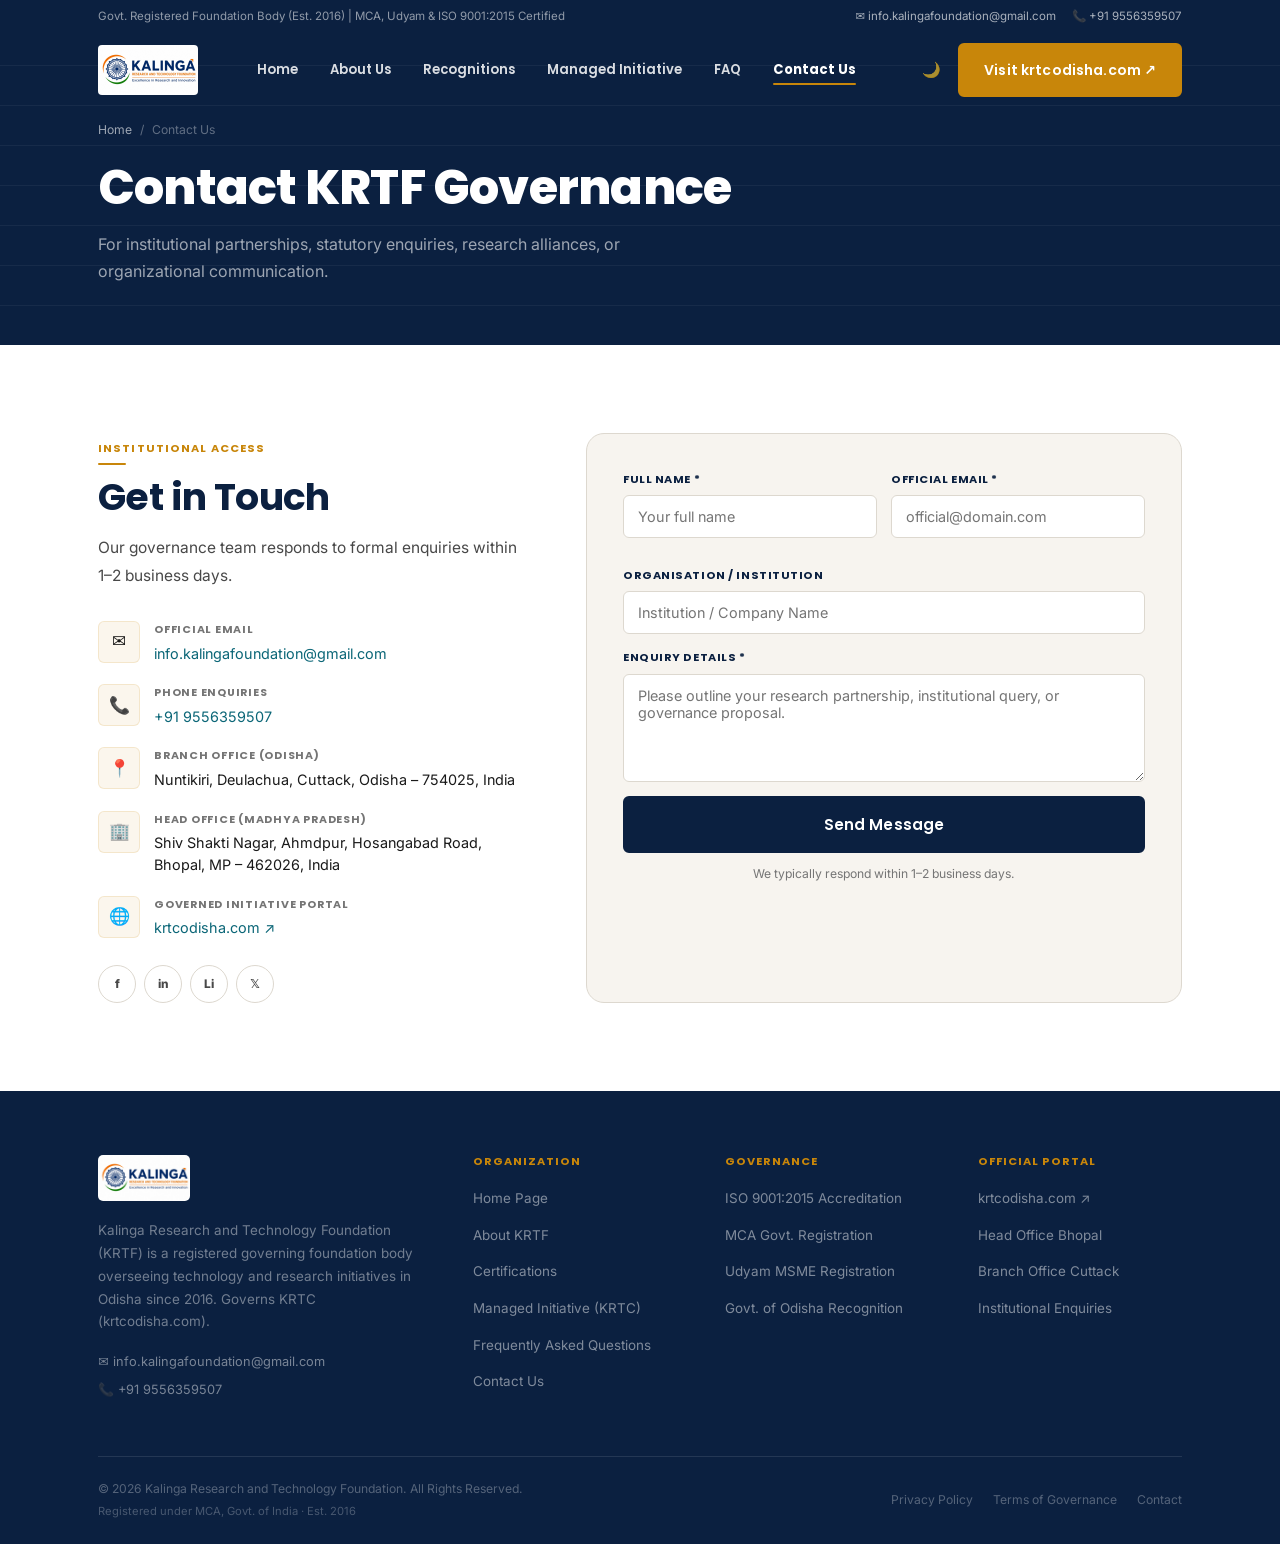
<file: contact.html>
<!DOCTYPE html>
<html lang="en">
<head>
<meta charset="UTF-8">
<meta name="viewport" content="width=device-width, initial-scale=1.0">

<title>Contact Us | Kalinga Research &amp; Technology Foundation (KRTF)</title>
<meta name="description" content="Get in touch with KRTF for institutional governance enquiries, research partnerships, and organizational collaborations. Branch Office: Cuttack, Odisha. Head Office: Bhopal, MP.">
<meta name="robots" content="index, follow">
<link rel="canonical" href="https://kalingaresearchfoundation.org/contact.html">

<!-- Open Graph -->
<meta property="og:type" content="website">
<meta property="og:site_name" content="Kalinga Research and Technology Foundation">
<meta property="og:title" content="Contact Us | KRTF">
<meta property="og:description" content="Contact details and institutional enquiry form for KRTF. Email: info.kalingafoundation@gmail.com. Phone: +91 9556359507.">
<meta property="og:url" content="https://kalingaresearchfoundation.org/contact.html">
<meta property="og:image" content="https://kalingaresearchfoundation.org/logo.jpeg">

<!-- GA4 -->
<script async src="https://www.googletagmanager.com/gtag/js?id=G-XXXXXXXXXX"></script>
<script>
  window.dataLayer = window.dataLayer || [];
  function gtag(){dataLayer.push(arguments);}
  gtag('js', new Date());
  gtag('config', 'G-XXXXXXXXXX', {'anonymize_ip': true});
</script>

<!-- JSON-LD -->
<script type="application/ld+json">
{
  "@context": "https://schema.org",
  "@graph": [
    {
      "@type": "ContactPage",
      "@id": "https://kalingaresearchfoundation.org/contact.html/#webpage",
      "url": "https://kalingaresearchfoundation.org/contact.html",
      "name": "Contact KRTF",
      "isPartOf": { "@id": "https://kalingaresearchfoundation.org/#website" }
    },
    {
      "@type": "BreadcrumbList",
      "itemListElement": [
        { "@type": "ListItem", "position": 1, "name": "Home", "item": "https://kalingaresearchfoundation.org/" },
        { "@type": "ListItem", "position": 2, "name": "Contact Us", "item": "https://kalingaresearchfoundation.org/contact.html" }
      ]
    }
  ]
}
</script>

<link rel="preconnect" href="https://fonts.googleapis.com">
<link rel="preconnect" href="https://fonts.gstatic.com" crossorigin>
<link rel="stylesheet" href="https://fonts.googleapis.com/css2?family=Poppins:wght@400;500;600;700;800&family=Inter:wght@400;500;600&display=swap" data-fonts>

<link rel="stylesheet" href="style.css">
</head>
<body>

<div id="scrollbar" role="progressbar" aria-label="Page scroll progress"></div>

<!-- HEADER -->
<header class="site-header" id="siteHeader" role="banner">
  <div class="header-top">
    <div class="header-top-inner">
      <div>Govt. Registered Foundation Body (Est. 2016) | MCA, Udyam &amp; ISO 9001:2015 Certified</div>
      <div class="header-top-right">
        <a href="mailto:info.kalingafoundation@gmail.com">✉️ info.kalingafoundation@gmail.com</a>
        <a href="tel:+919556359507">📞 +91 9556359507</a>
      </div>
    </div>
  </div>
  <div class="header-main">
    <a href="index.html" class="site-logo" aria-label="KRTF Homepage">
      <img src="logo.jpeg" alt="Kalinga Research and Technology Foundation Logo">
    </a>
    <nav class="main-nav" aria-label="Main Navigation">
      <a href="index.html">Home</a>
      <a href="about.html">About Us</a>
      <a href="certifications.html">Recognitions</a>
      <a href="krtc.html">Managed Initiative</a>
      <a href="faq.html">FAQ</a>
      <a href="contact.html" class="active">Contact Us</a>
    </nav>
    <div class="header-actions">
      <button class="mode-btn" id="modeBtn" aria-label="Toggle dark mode" aria-pressed="false">🌙</button>
      <a href="https://krtcodisha.com" target="_blank" rel="noopener noreferrer" class="btn btn-amber header-cta-desktop">Visit krtcodisha.com ↗</a>
      <button class="burger" id="burger" aria-label="Open menu" aria-expanded="false" aria-controls="mobileNav">
        <span aria-hidden="true"></span><span aria-hidden="true"></span><span aria-hidden="true"></span>
      </button>
    </div>
  </div>
  <nav class="mobile-nav" id="mobileNav" aria-label="Mobile Navigation">
    <a href="index.html">Home</a>
    <a href="about.html">About Us</a>
    <a href="certifications.html">Recognitions</a>
    <a href="krtc.html">Managed Initiative (KRTC)</a>
    <a href="faq.html">FAQ</a>
    <a href="contact.html" class="active">Contact Us</a>
    <a href="https://krtcodisha.com" target="_blank" rel="noopener noreferrer" style="color:var(--amber);">Visit krtcodisha.com ↗</a>
  </nav>
</header>

<main id="main-content">

<!-- PAGE HERO -->
<section class="page-hero">
  <div class="container page-hero-inner">
    <nav class="breadcrumb" aria-label="Breadcrumb">
      <a href="index.html">Home</a> <span>/</span> <span>Contact Us</span>
    </nav>
    <h1>Contact KRTF Governance</h1>
    <p class="page-subtitle">For institutional partnerships, statutory enquiries, research alliances, or organizational communication.</p>
  </div>
</section>

<!-- CONTACT SECTION -->
<section>
  <div class="container">
    <div class="contact-layout">
      <div class="contact-info reveal">
        <span class="eyebrow">Institutional Access</span>
        <h2>Get in Touch</h2>
        <p>Our governance team responds to formal enquiries within 1–2 business days.</p>

        <div class="info-stack">
          <div class="info-block">
            <div class="ib-icon" aria-hidden="true">✉️</div>
            <div>
              <div class="ib-label">Official Email</div>
              <div class="ib-val"><a href="mailto:info.kalingafoundation@gmail.com">info.kalingafoundation@gmail.com</a></div>
            </div>
          </div>

          <div class="info-block">
            <div class="ib-icon" aria-hidden="true">📞</div>
            <div>
              <div class="ib-label">Phone Enquiries</div>
              <div class="ib-val"><a href="tel:+919556359507">+91 9556359507</a></div>
            </div>
          </div>

          <div class="info-block">
            <div class="ib-icon" aria-hidden="true">📍</div>
            <div>
              <div class="ib-label">Branch Office (Odisha)</div>
              <div class="ib-val">Nuntikiri, Deulachua, Cuttack, Odisha – 754025, India</div>
            </div>
          </div>

          <div class="info-block">
            <div class="ib-icon" aria-hidden="true">🏢</div>
            <div>
              <div class="ib-label">Head Office (Madhya Pradesh)</div>
              <div class="ib-val">Shiv Shakti Nagar, Ahmdpur, Hosangabad Road, Bhopal, MP – 462026, India</div>
            </div>
          </div>

          <div class="info-block">
            <div class="ib-icon" aria-hidden="true">🌐</div>
            <div>
              <div class="ib-label">Governed Initiative Portal</div>
              <div class="ib-val"><a href="https://krtcodisha.com" target="_blank" rel="noopener">krtcodisha.com ↗</a></div>
            </div>
          </div>
        </div>

        <nav class="social-links" aria-label="Social Channels">
          <a href="#" aria-label="Facebook">f</a>
          <a href="#" aria-label="Instagram">in</a>
          <a href="#" aria-label="LinkedIn">Li</a>
          <a href="#" aria-label="X Twitter">𝕏</a>
        </nav>
      </div>

      <form class="contact-form reveal" id="contactForm" novalidate aria-label="Institutional Contact Form">
        <div class="form-row">
          <div class="field">
            <label for="name">Full Name *</label>
            <input id="name" name="name" type="text" placeholder="Your full name" required autocomplete="name">
          </div>
          <div class="field">
            <label for="email">Official Email *</label>
            <input id="email" name="email" type="email" placeholder="official@domain.com" required autocomplete="email">
          </div>
        </div>
        <div class="field">
          <label for="org">Organisation / Institution</label>
          <input id="org" name="org" type="text" placeholder="Institution / Company Name" autocomplete="organization">
        </div>
        <div class="field">
          <label for="message">Enquiry Details *</label>
          <textarea id="message" name="message" placeholder="Please outline your research partnership, institutional query, or governance proposal." required></textarea>
        </div>
        <button type="submit" class="btn btn-navy btn-lg" style="width:100%;" id="submitBtn">Send Message</button>
        <p class="form-note" aria-live="polite">We typically respond within 1–2 business days.</p>
      </form>
    </div>
  </div>
</section>

</main>

<!-- FOOTER -->
<footer class="site-footer" role="contentinfo">
  <div class="container">
    <div class="foot-grid">
      <div class="foot-brand">
        <img src="logo.jpeg" alt="KRTF Seal" class="fb-logo">
        <p>Kalinga Research and Technology Foundation (KRTF) is a registered governing foundation body overseeing technology and research initiatives in Odisha since 2016. Governs KRTC (krtcodisha.com).</p>
        <div class="foot-contact-quick">
          <a href="mailto:info.kalingafoundation@gmail.com">✉️ info.kalingafoundation@gmail.com</a>
          <a href="tel:+919556359507">📞 +91 9556359507</a>
        </div>
      </div>

      <div class="foot-col">
        <h5>Organization</h5>
        <ul>
          <li><a href="index.html">Home Page</a></li>
          <li><a href="about.html">About KRTF</a></li>
          <li><a href="certifications.html">Certifications</a></li>
          <li><a href="krtc.html">Managed Initiative (KRTC)</a></li>
          <li><a href="faq.html">Frequently Asked Questions</a></li>
          <li><a href="contact.html">Contact Us</a></li>
        </ul>
      </div>

      <div class="foot-col">
        <h5>Governance</h5>
        <ul>
          <li><a href="certifications.html">ISO 9001:2015 Accreditation</a></li>
          <li><a href="certifications.html">MCA Govt. Registration</a></li>
          <li><a href="certifications.html">Udyam MSME Registration</a></li>
          <li><a href="certifications.html">Govt. of Odisha Recognition</a></li>
        </ul>
      </div>

      <div class="foot-col">
        <h5>Official Portal</h5>
        <ul>
          <li><a href="https://krtcodisha.com" target="_blank" rel="noopener">krtcodisha.com ↗</a></li>
          <li><a href="contact.html">Head Office Bhopal</a></li>
          <li><a href="contact.html">Branch Office Cuttack</a></li>
          <li><a href="contact.html">Institutional Enquiries</a></li>
        </ul>
      </div>
    </div>

    <div class="foot-bottom">
      <div>
        © 2026 Kalinga Research and Technology Foundation. All Rights Reserved.
        <div class="ft-reg">Registered under MCA, Govt. of India · Est. 2016</div>
      </div>
      <div class="foot-bottom-links">
        <a href="faq.html">Privacy Policy</a>
        <a href="faq.html">Terms of Governance</a>
        <a href="contact.html">Contact</a>
      </div>
    </div>
  </div>
</footer>

<script src="shared.js"></script>
</body>
</html>
</file>
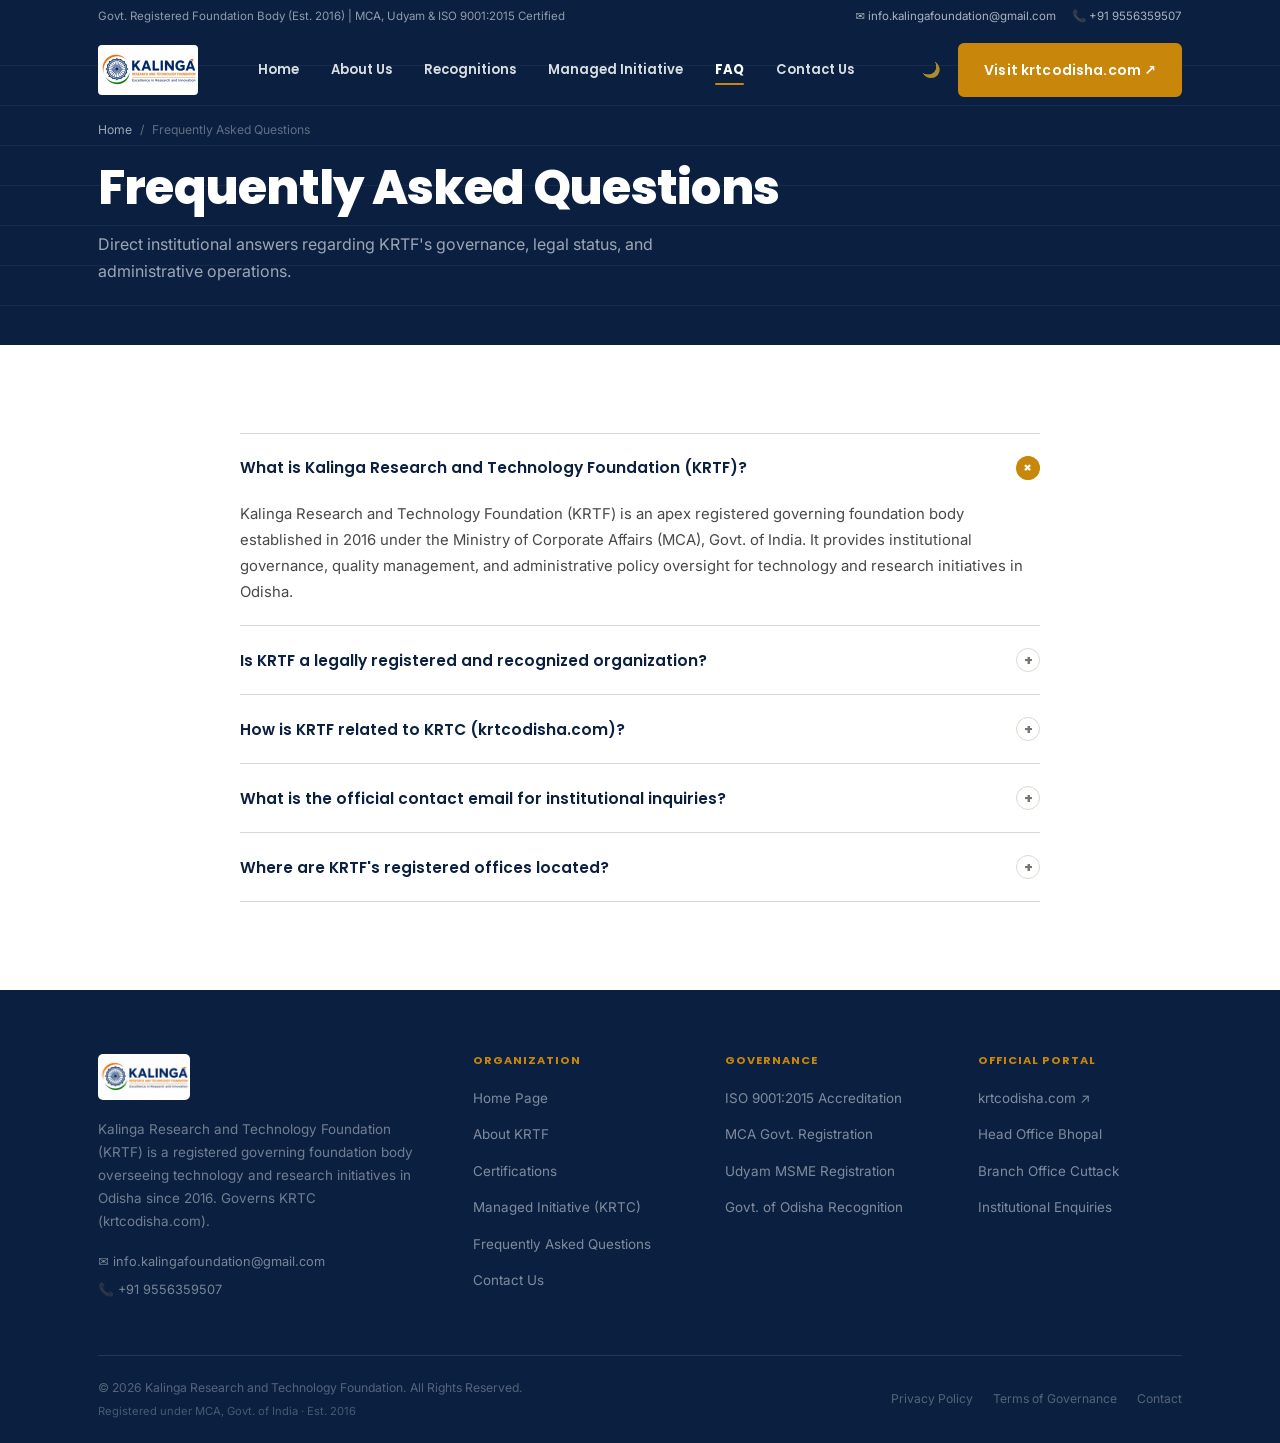
<file: faq.html>
<!DOCTYPE html>
<html lang="en">
<head>
<meta charset="UTF-8">
<meta name="viewport" content="width=device-width, initial-scale=1.0">

<title>Frequently Asked Questions | Kalinga Research &amp; Technology Foundation</title>
<meta name="description" content="Common questions and answers regarding KRTF's institutional standing, government registrations, governance of KRTC (krtcodisha.com), and office locations.">
<meta name="robots" content="index, follow">
<link rel="canonical" href="https://kalingaresearchfoundation.org/faq.html">

<!-- Open Graph -->
<meta property="og:type" content="website">
<meta property="og:site_name" content="Kalinga Research and Technology Foundation">
<meta property="og:title" content="FAQ | Kalinga Research & Technology Foundation">
<meta property="og:description" content="Answers about KRTF's governance, MCA registration, ISO certification, and relationship with KRTC (krtcodisha.com).">
<meta property="og:url" content="https://kalingaresearchfoundation.org/faq.html">
<meta property="og:image" content="https://kalingaresearchfoundation.org/logo.jpeg">

<!-- GA4 -->
<script async src="https://www.googletagmanager.com/gtag/js?id=G-XXXXXXXXXX"></script>
<script>
  window.dataLayer = window.dataLayer || [];
  function gtag(){dataLayer.push(arguments);}
  gtag('js', new Date());
  gtag('config', 'G-XXXXXXXXXX', {'anonymize_ip': true});
</script>

<!-- JSON-LD FAQ Schema -->
<script type="application/ld+json">
{
  "@context": "https://schema.org",
  "@graph": [
    {
      "@type": "WebPage",
      "@id": "https://kalingaresearchfoundation.org/faq.html/#webpage",
      "url": "https://kalingaresearchfoundation.org/faq.html",
      "name": "FAQ - KRTF",
      "isPartOf": { "@id": "https://kalingaresearchfoundation.org/#website" }
    },
    {
      "@type": "FAQPage",
      "mainEntity": [
        {
          "@type": "Question",
          "name": "What is Kalinga Research and Technology Foundation (KRTF)?",
          "acceptedAnswer": { "@type": "Answer", "text": "Kalinga Research and Technology Foundation (KRTF) is an apex registered governing organization established in 2016 under the Ministry of Corporate Affairs, Govt. of India. It provides institutional governance, oversight, and policy direction to research and technology initiatives in Odisha." }
        },
        {
          "@type": "Question",
          "name": "Is KRTF legally registered under the Government of India?",
          "acceptedAnswer": { "@type": "Answer", "text": "Yes. KRTF is formally registered under the Ministry of Corporate Affairs (MCA), Govt. of India. It holds Udyam MSME Registration, ISO 9001:2015 Certification, and State Recognition from the Government of Odisha." }
        },
        {
          "@type": "Question",
          "name": "How is KRTF related to KRTC (krtcodisha.com)?",
          "acceptedAnswer": { "@type": "Answer", "text": "KRTF is the parent governing foundation body of KRTC (Kalinga Research and Technology Centre, krtcodisha.com). The Foundation oversees KRTC's institutional compliance, statutory governance, quality assurance, and strategic alliances." }
        },
        {
          "@type": "Question",
          "name": "What is KRTF's contact email and phone number?",
          "acceptedAnswer": { "@type": "Answer", "text": "You can contact KRTF at info.kalingafoundation@gmail.com or call +91 9556359507 for institutional enquiries and partnerships." }
        },
        {
          "@type": "Question",
          "name": "Where are KRTF's offices located?",
          "acceptedAnswer": { "@type": "Answer", "text": "KRTF operates a Head Office in Bhopal, Madhya Pradesh (Shiv Shakti Nagar, Ahmdpur, Hosangabad Road - 462026) and a Branch Office in Cuttack, Odisha (Nuntikiri, Deulachua - 754025)." }
        }
      ]
    },
    {
      "@type": "BreadcrumbList",
      "itemListElement": [
        { "@type": "ListItem", "position": 1, "name": "Home", "item": "https://kalingaresearchfoundation.org/" },
        { "@type": "ListItem", "position": 2, "name": "FAQ", "item": "https://kalingaresearchfoundation.org/faq.html" }
      ]
    }
  ]
}
</script>

<link rel="preconnect" href="https://fonts.googleapis.com">
<link rel="preconnect" href="https://fonts.gstatic.com" crossorigin>
<link rel="stylesheet" href="https://fonts.googleapis.com/css2?family=Poppins:wght@400;500;600;700;800&family=Inter:wght@400;500;600&display=swap" data-fonts>

<link rel="stylesheet" href="style.css">
</head>
<body>

<div id="scrollbar" role="progressbar" aria-label="Page scroll progress"></div>

<!-- HEADER -->
<header class="site-header" id="siteHeader" role="banner">
  <div class="header-top">
    <div class="header-top-inner">
      <div>Govt. Registered Foundation Body (Est. 2016) | MCA, Udyam &amp; ISO 9001:2015 Certified</div>
      <div class="header-top-right">
        <a href="mailto:info.kalingafoundation@gmail.com">✉️ info.kalingafoundation@gmail.com</a>
        <a href="tel:+919556359507">📞 +91 9556359507</a>
      </div>
    </div>
  </div>
  <div class="header-main">
    <a href="index.html" class="site-logo" aria-label="KRTF Homepage">
      <img src="logo.jpeg" alt="Kalinga Research and Technology Foundation Logo">
    </a>
    <nav class="main-nav" aria-label="Main Navigation">
      <a href="index.html">Home</a>
      <a href="about.html">About Us</a>
      <a href="certifications.html">Recognitions</a>
      <a href="krtc.html">Managed Initiative</a>
      <a href="faq.html" class="active">FAQ</a>
      <a href="contact.html">Contact Us</a>
    </nav>
    <div class="header-actions">
      <button class="mode-btn" id="modeBtn" aria-label="Toggle dark mode" aria-pressed="false">🌙</button>
      <a href="https://krtcodisha.com" target="_blank" rel="noopener noreferrer" class="btn btn-amber header-cta-desktop">Visit krtcodisha.com ↗</a>
      <button class="burger" id="burger" aria-label="Open menu" aria-expanded="false" aria-controls="mobileNav">
        <span aria-hidden="true"></span><span aria-hidden="true"></span><span aria-hidden="true"></span>
      </button>
    </div>
  </div>
  <nav class="mobile-nav" id="mobileNav" aria-label="Mobile Navigation">
    <a href="index.html">Home</a>
    <a href="about.html">About Us</a>
    <a href="certifications.html">Recognitions</a>
    <a href="krtc.html">Managed Initiative (KRTC)</a>
    <a href="faq.html" class="active">FAQ</a>
    <a href="contact.html">Contact Us</a>
    <a href="https://krtcodisha.com" target="_blank" rel="noopener noreferrer" style="color:var(--amber);">Visit krtcodisha.com ↗</a>
  </nav>
</header>

<main id="main-content">

<!-- PAGE HERO -->
<section class="page-hero">
  <div class="container page-hero-inner">
    <nav class="breadcrumb" aria-label="Breadcrumb">
      <a href="index.html">Home</a> <span>/</span> <span>Frequently Asked Questions</span>
    </nav>
    <h1>Frequently Asked Questions</h1>
    <p class="page-subtitle">Direct institutional answers regarding KRTF's governance, legal status, and administrative operations.</p>
  </div>
</section>

<!-- FAQ SECTION -->
<section>
  <div class="container">
    <div style="max-width:800px; margin:0 auto;" class="reveal">
      <div class="faq-item">
        <button class="faq-btn" aria-expanded="true" aria-controls="fa1" id="fq1">
          What is Kalinga Research and Technology Foundation (KRTF)?
          <span class="faq-toggle" aria-hidden="true">+</span>
        </button>
        <div class="faq-answer" id="fa1" role="region" aria-labelledby="fq1">
          Kalinga Research and Technology Foundation (KRTF) is an apex registered governing foundation body established in 2016 under the Ministry of Corporate Affairs (MCA), Govt. of India. It provides institutional governance, quality management, and administrative policy oversight for technology and research initiatives in Odisha.
        </div>
      </div>

      <div class="faq-item">
        <button class="faq-btn" aria-expanded="false" aria-controls="fa2" id="fq2">
          Is KRTF a legally registered and recognized organization?
          <span class="faq-toggle" aria-hidden="true">+</span>
        </button>
        <div class="faq-answer" id="fa2" role="region" aria-labelledby="fq2" hidden>
          Yes. KRTF is formally registered under the Ministry of Corporate Affairs (MCA), Govt. of India. It is also Udyam MSME Registered under the Ministry of MSME, ISO 9001:2015 certified for quality management systems, and officially recognized by the Government of Odisha.
        </div>
      </div>

      <div class="faq-item">
        <button class="faq-btn" aria-expanded="false" aria-controls="fa3" id="fq3">
          How is KRTF related to KRTC (krtcodisha.com)?
          <span class="faq-toggle" aria-hidden="true">+</span>
        </button>
        <div class="faq-answer" id="fa3" role="region" aria-labelledby="fq3" hidden>
          KRTF is the governing parent body of KRTC (Kalinga Research and Technology Centre — <a href="https://krtcodisha.com" target="_blank" rel="noopener">krtcodisha.com</a>). The Foundation sets operational and academic policies, ensures quality compliance under ISO standards, channels research grants, and manages corporate partnerships for KRTC.
        </div>
      </div>

      <div class="faq-item">
        <button class="faq-btn" aria-expanded="false" aria-controls="fa4" id="fq4">
          What is the official contact email for institutional inquiries?
          <span class="faq-toggle" aria-hidden="true">+</span>
        </button>
        <div class="faq-answer" id="fa4" role="region" aria-labelledby="fq4" hidden>
          You can reach KRTF's governance board at <a href="mailto:info.kalingafoundation@gmail.com">info.kalingafoundation@gmail.com</a> or call <a href="tel:+919556359507">+91 9556359507</a>.
        </div>
      </div>

      <div class="faq-item">
        <button class="faq-btn" aria-expanded="false" aria-controls="fa5" id="fq5">
          Where are KRTF's registered offices located?
          <span class="faq-toggle" aria-hidden="true">+</span>
        </button>
        <div class="faq-answer" id="fa5" role="region" aria-labelledby="fq5" hidden>
          KRTF maintains two office locations:
          <ul style="list-style:disc; margin-top:8px; padding-left:20px;">
            <li><strong>Branch Office (Odisha):</strong> Nuntikiri, Deulachua, Odisha – 754025, Cuttack.</li>
            <li><strong>Head Office (Madhya Pradesh):</strong> Shiv Shakti Nagar, Ahmdpur, Hosangabad Road, Bhopal – 462026.</li>
          </ul>
        </div>
      </div>
    </div>
  </div>
</section>

</main>

<!-- FOOTER -->
<footer class="site-footer" role="contentinfo">
  <div class="container">
    <div class="foot-grid">
      <div class="foot-brand">
        <img src="logo.jpeg" alt="KRTF Seal" class="fb-logo">
        <p>Kalinga Research and Technology Foundation (KRTF) is a registered governing foundation body overseeing technology and research initiatives in Odisha since 2016. Governs KRTC (krtcodisha.com).</p>
        <div class="foot-contact-quick">
          <a href="mailto:info.kalingafoundation@gmail.com">✉️ info.kalingafoundation@gmail.com</a>
          <a href="tel:+919556359507">📞 +91 9556359507</a>
        </div>
      </div>

      <div class="foot-col">
        <h5>Organization</h5>
        <ul>
          <li><a href="index.html">Home Page</a></li>
          <li><a href="about.html">About KRTF</a></li>
          <li><a href="certifications.html">Certifications</a></li>
          <li><a href="krtc.html">Managed Initiative (KRTC)</a></li>
          <li><a href="faq.html">Frequently Asked Questions</a></li>
          <li><a href="contact.html">Contact Us</a></li>
        </ul>
      </div>

      <div class="foot-col">
        <h5>Governance</h5>
        <ul>
          <li><a href="certifications.html">ISO 9001:2015 Accreditation</a></li>
          <li><a href="certifications.html">MCA Govt. Registration</a></li>
          <li><a href="certifications.html">Udyam MSME Registration</a></li>
          <li><a href="certifications.html">Govt. of Odisha Recognition</a></li>
        </ul>
      </div>

      <div class="foot-col">
        <h5>Official Portal</h5>
        <ul>
          <li><a href="https://krtcodisha.com" target="_blank" rel="noopener">krtcodisha.com ↗</a></li>
          <li><a href="contact.html">Head Office Bhopal</a></li>
          <li><a href="contact.html">Branch Office Cuttack</a></li>
          <li><a href="contact.html">Institutional Enquiries</a></li>
        </ul>
      </div>
    </div>

    <div class="foot-bottom">
      <div>
        © 2026 Kalinga Research and Technology Foundation. All Rights Reserved.
        <div class="ft-reg">Registered under MCA, Govt. of India · Est. 2016</div>
      </div>
      <div class="foot-bottom-links">
        <a href="faq.html">Privacy Policy</a>
        <a href="faq.html">Terms of Governance</a>
        <a href="contact.html">Contact</a>
      </div>
    </div>
  </div>
</footer>

<script src="shared.js"></script>
</body>
</html>
</file>
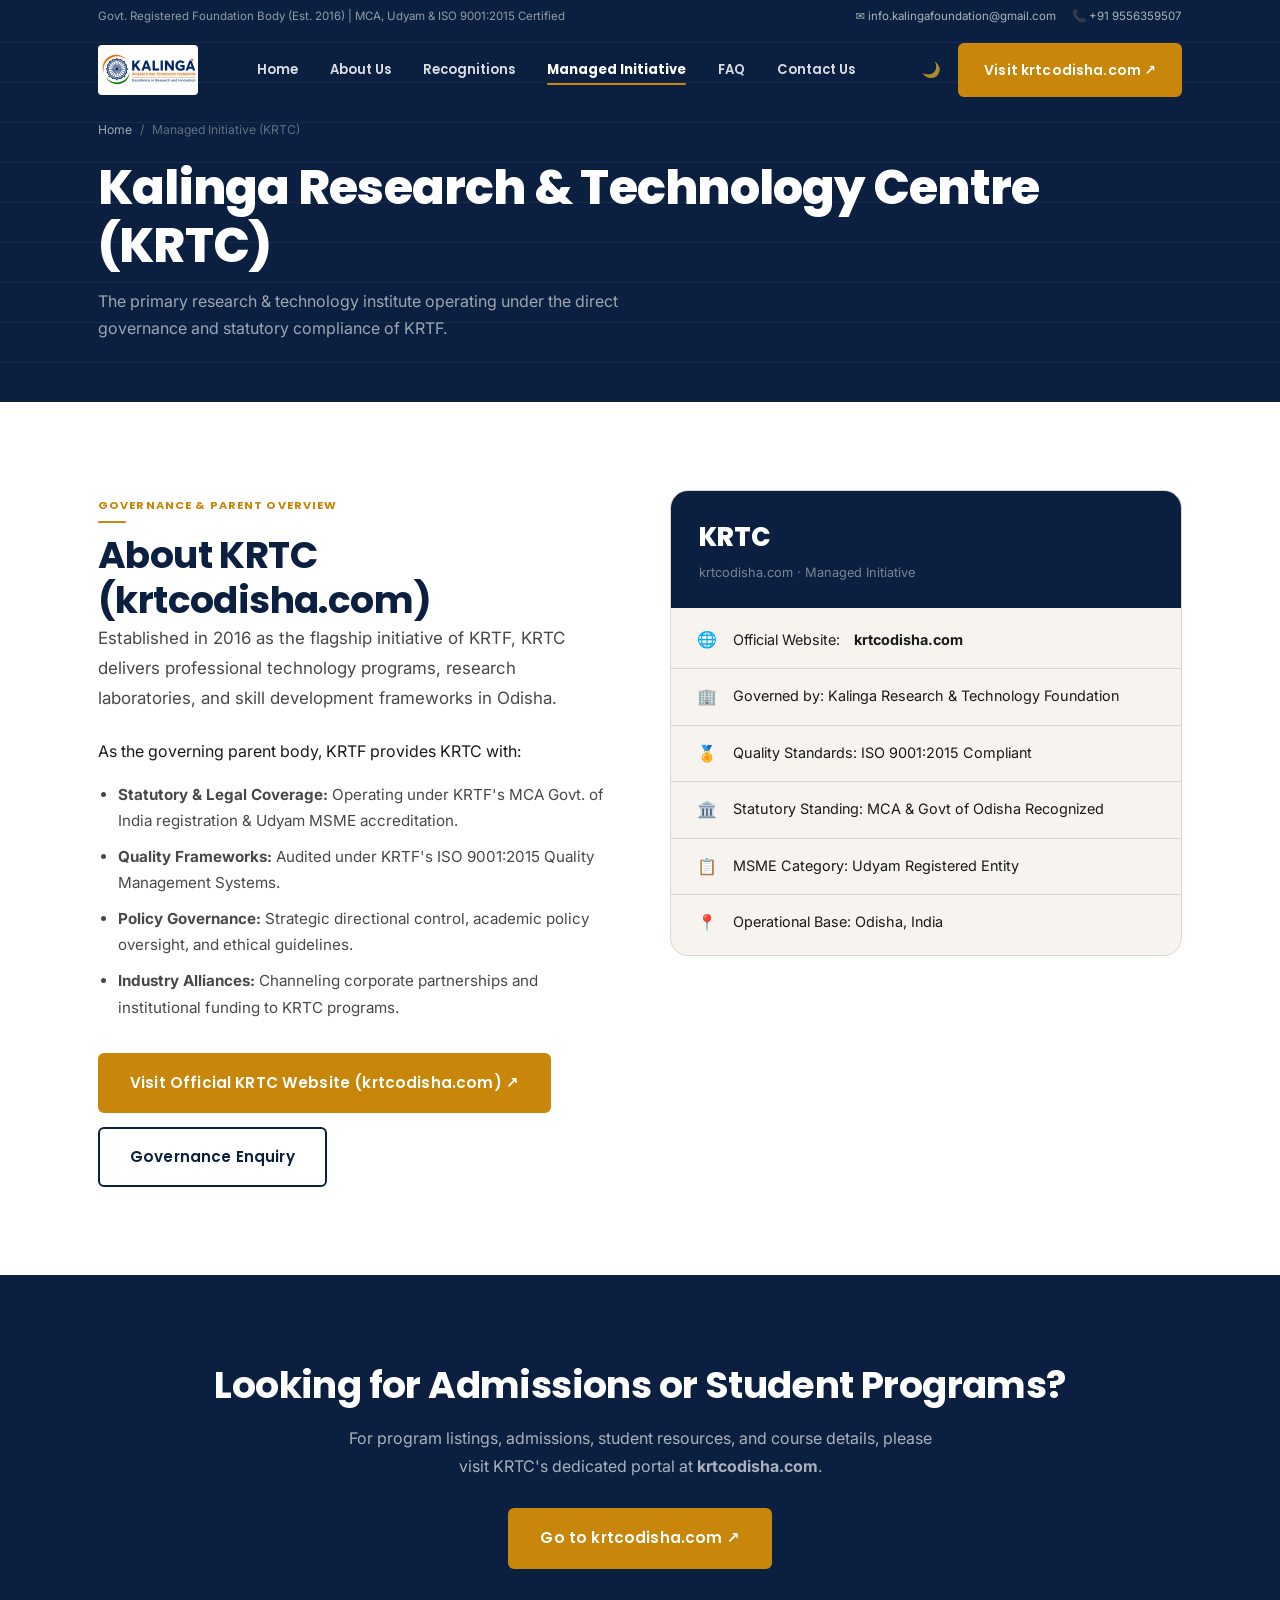
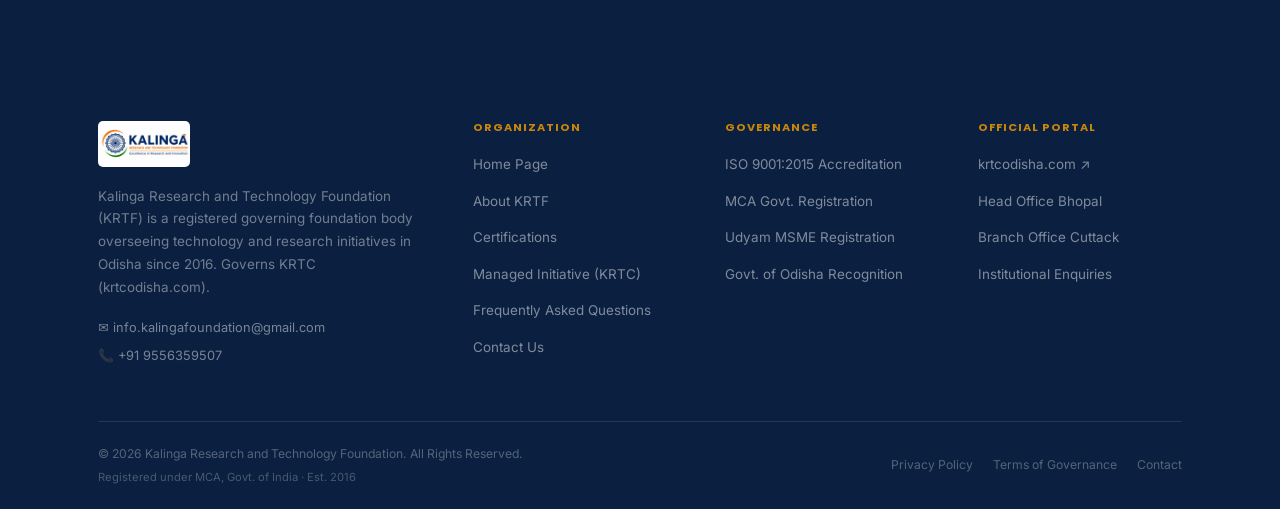
<file: krtc.html>
<!DOCTYPE html>
<html lang="en">
<head>
<meta charset="UTF-8">
<meta name="viewport" content="width=device-width, initial-scale=1.0">

<title>Managed Initiative — KRTC (krtcodisha.com) | KRTF Governing Body</title>
<meta name="description" content="Kalinga Research and Technology Centre (KRTC — krtcodisha.com) is the primary educational and research initiative governed by KRTF in Odisha since 2016.">
<meta name="robots" content="index, follow">
<link rel="canonical" href="https://kalingaresearchfoundation.org/krtc.html">

<!-- Open Graph -->
<meta property="og:type" content="website">
<meta property="og:site_name" content="Kalinga Research and Technology Foundation">
<meta property="og:title" content="Managed Initiative — KRTC (krtcodisha.com)">
<meta property="og:description" content="Overview of KRTC, the flagship technology and research initiative governed by KRTF in Odisha.">
<meta property="og:url" content="https://kalingaresearchfoundation.org/krtc.html">
<meta property="og:image" content="https://kalingaresearchfoundation.org/logo.jpeg">

<!-- GA4 -->
<script async src="https://www.googletagmanager.com/gtag/js?id=G-XXXXXXXXXX"></script>
<script>
  window.dataLayer = window.dataLayer || [];
  function gtag(){dataLayer.push(arguments);}
  gtag('js', new Date());
  gtag('config', 'G-XXXXXXXXXX', {'anonymize_ip': true});
</script>

<!-- JSON-LD -->
<script type="application/ld+json">
{
  "@context": "https://schema.org",
  "@graph": [
    {
      "@type": "WebPage",
      "@id": "https://kalingaresearchfoundation.org/krtc.html/#webpage",
      "url": "https://kalingaresearchfoundation.org/krtc.html",
      "name": "Managed Initiative - KRTC",
      "isPartOf": { "@id": "https://kalingaresearchfoundation.org/#website" }
    },
    {
      "@type": "EducationalOrganization",
      "@id": "https://krtcodisha.com/#organization",
      "name": "Kalinga Research and Technology Centre",
      "alternateName": "KRTC",
      "url": "https://krtcodisha.com",
      "parentOrganization": { "@id": "https://kalingaresearchfoundation.org/#organization" }
    },
    {
      "@type": "BreadcrumbList",
      "itemListElement": [
        { "@type": "ListItem", "position": 1, "name": "Home", "item": "https://kalingaresearchfoundation.org/" },
        { "@type": "ListItem", "position": 2, "name": "Managed Initiative (KRTC)", "item": "https://kalingaresearchfoundation.org/krtc.html" }
      ]
    }
  ]
}
</script>

<link rel="preconnect" href="https://fonts.googleapis.com">
<link rel="preconnect" href="https://fonts.gstatic.com" crossorigin>
<link rel="stylesheet" href="https://fonts.googleapis.com/css2?family=Poppins:wght@400;500;600;700;800&family=Inter:wght@400;500;600&display=swap" data-fonts>

<link rel="stylesheet" href="style.css">
</head>
<body>

<div id="scrollbar" role="progressbar" aria-label="Page scroll progress"></div>

<!-- HEADER -->
<header class="site-header" id="siteHeader" role="banner">
  <div class="header-top">
    <div class="header-top-inner">
      <div>Govt. Registered Foundation Body (Est. 2016) | MCA, Udyam &amp; ISO 9001:2015 Certified</div>
      <div class="header-top-right">
        <a href="mailto:info.kalingafoundation@gmail.com">✉️ info.kalingafoundation@gmail.com</a>
        <a href="tel:+919556359507">📞 +91 9556359507</a>
      </div>
    </div>
  </div>
  <div class="header-main">
    <a href="index.html" class="site-logo" aria-label="KRTF Homepage">
      <img src="logo.jpeg" alt="Kalinga Research and Technology Foundation Logo">
    </a>
    <nav class="main-nav" aria-label="Main Navigation">
      <a href="index.html">Home</a>
      <a href="about.html">About Us</a>
      <a href="certifications.html">Recognitions</a>
      <a href="krtc.html" class="active">Managed Initiative</a>
      <a href="faq.html">FAQ</a>
      <a href="contact.html">Contact Us</a>
    </nav>
    <div class="header-actions">
      <button class="mode-btn" id="modeBtn" aria-label="Toggle dark mode" aria-pressed="false">🌙</button>
      <a href="https://krtcodisha.com" target="_blank" rel="noopener noreferrer" class="btn btn-amber header-cta-desktop">Visit krtcodisha.com ↗</a>
      <button class="burger" id="burger" aria-label="Open menu" aria-expanded="false" aria-controls="mobileNav">
        <span aria-hidden="true"></span><span aria-hidden="true"></span><span aria-hidden="true"></span>
      </button>
    </div>
  </div>
  <nav class="mobile-nav" id="mobileNav" aria-label="Mobile Navigation">
    <a href="index.html">Home</a>
    <a href="about.html">About Us</a>
    <a href="certifications.html">Recognitions</a>
    <a href="krtc.html" class="active">Managed Initiative (KRTC)</a>
    <a href="faq.html">FAQ</a>
    <a href="contact.html">Contact Us</a>
    <a href="https://krtcodisha.com" target="_blank" rel="noopener noreferrer" style="color:var(--amber);">Visit krtcodisha.com ↗</a>
  </nav>
</header>

<main id="main-content">

<!-- PAGE HERO -->
<section class="page-hero">
  <div class="container page-hero-inner">
    <nav class="breadcrumb" aria-label="Breadcrumb">
      <a href="index.html">Home</a> <span>/</span> <span>Managed Initiative (KRTC)</span>
    </nav>
    <h1>Kalinga Research &amp; Technology Centre (KRTC)</h1>
    <p class="page-subtitle">The primary research &amp; technology institute operating under the direct governance and statutory compliance of KRTF.</p>
  </div>
</section>

<!-- SECTION CONTENT -->
<section>
  <div class="container">
    <div class="krtc-page-layout">
      <div class="reveal">
        <span class="eyebrow">Governance &amp; Parent Overview</span>
        <h2>About KRTC (krtcodisha.com)</h2>
        <p class="lead-text mb-24">Established in 2016 as the flagship initiative of KRTF, KRTC delivers professional technology programs, research laboratories, and skill development frameworks in Odisha.</p>

        <p class="mb-16">As the governing parent body, KRTF provides KRTC with:</p>
        <ul style="list-style:disc; padding-left:20px; color:var(--ink-mid); display:flex; flex-direction:column; gap:10px; font-size:.95rem;" class="mb-32">
          <li><strong>Statutory &amp; Legal Coverage:</strong> Operating under KRTF's MCA Govt. of India registration &amp; Udyam MSME accreditation.</li>
          <li><strong>Quality Frameworks:</strong> Audited under KRTF's ISO 9001:2015 Quality Management Systems.</li>
          <li><strong>Policy Governance:</strong> Strategic directional control, academic policy oversight, and ethical guidelines.</li>
          <li><strong>Industry Alliances:</strong> Channeling corporate partnerships and institutional funding to KRTC programs.</li>
        </ul>

        <div style="display:flex; gap:14px; flex-wrap:wrap;">
          <a href="https://krtcodisha.com" target="_blank" rel="noopener noreferrer" class="btn btn-amber btn-lg">Visit Official KRTC Website (krtcodisha.com) ↗</a>
          <a href="contact.html" class="btn btn-outline btn-lg">Governance Enquiry</a>
        </div>
      </div>

      <div class="krtc-info-card reveal">
        <div class="kic-head">
          <div class="kn">KRTC</div>
          <div class="kt">krtcodisha.com · Managed Initiative</div>
        </div>
        <div class="kic-body">
          <div class="kic-row"><span class="ki">🌐</span> Official Website: <strong>krtcodisha.com</strong></div>
          <div class="kic-row"><span class="ki">🏢</span> Governed by: Kalinga Research &amp; Technology Foundation</div>
          <div class="kic-row"><span class="ki">🏅</span> Quality Standards: ISO 9001:2015 Compliant</div>
          <div class="kic-row"><span class="ki">🏛️</span> Statutory Standing: MCA &amp; Govt of Odisha Recognized</div>
          <div class="kic-row"><span class="ki">📋</span> MSME Category: Udyam Registered Entity</div>
          <div class="kic-row"><span class="ki">📍</span> Operational Base: Odisha, India</div>
        </div>
      </div>
    </div>
  </div>
</section>

<!-- DIRECT ACCESS LINK BANNER -->
<section class="section-navy" style="text-align:center;">
  <div class="container reveal">
    <h2 style="color:#fff;" class="mb-16">Looking for Admissions or Student Programs?</h2>
    <p style="color:rgba(255,255,255,.65); max-width:600px; margin:0 auto 28px;">For program listings, admissions, student resources, and course details, please visit KRTC's dedicated portal at <strong>krtcodisha.com</strong>.</p>
    <a href="https://krtcodisha.com" target="_blank" rel="noopener noreferrer" class="btn btn-amber btn-lg">Go to krtcodisha.com ↗</a>
  </div>
</section>

</main>

<!-- FOOTER -->
<footer class="site-footer" role="contentinfo">
  <div class="container">
    <div class="foot-grid">
      <div class="foot-brand">
        <img src="logo.jpeg" alt="KRTF Seal" class="fb-logo">
        <p>Kalinga Research and Technology Foundation (KRTF) is a registered governing foundation body overseeing technology and research initiatives in Odisha since 2016. Governs KRTC (krtcodisha.com).</p>
        <div class="foot-contact-quick">
          <a href="mailto:info.kalingafoundation@gmail.com">✉️ info.kalingafoundation@gmail.com</a>
          <a href="tel:+919556359507">📞 +91 9556359507</a>
        </div>
      </div>

      <div class="foot-col">
        <h5>Organization</h5>
        <ul>
          <li><a href="index.html">Home Page</a></li>
          <li><a href="about.html">About KRTF</a></li>
          <li><a href="certifications.html">Certifications</a></li>
          <li><a href="krtc.html">Managed Initiative (KRTC)</a></li>
          <li><a href="faq.html">Frequently Asked Questions</a></li>
          <li><a href="contact.html">Contact Us</a></li>
        </ul>
      </div>

      <div class="foot-col">
        <h5>Governance</h5>
        <ul>
          <li><a href="certifications.html">ISO 9001:2015 Accreditation</a></li>
          <li><a href="certifications.html">MCA Govt. Registration</a></li>
          <li><a href="certifications.html">Udyam MSME Registration</a></li>
          <li><a href="certifications.html">Govt. of Odisha Recognition</a></li>
        </ul>
      </div>

      <div class="foot-col">
        <h5>Official Portal</h5>
        <ul>
          <li><a href="https://krtcodisha.com" target="_blank" rel="noopener">krtcodisha.com ↗</a></li>
          <li><a href="contact.html">Head Office Bhopal</a></li>
          <li><a href="contact.html">Branch Office Cuttack</a></li>
          <li><a href="contact.html">Institutional Enquiries</a></li>
        </ul>
      </div>
    </div>

    <div class="foot-bottom">
      <div>
        © 2026 Kalinga Research and Technology Foundation. All Rights Reserved.
        <div class="ft-reg">Registered under MCA, Govt. of India · Est. 2016</div>
      </div>
      <div class="foot-bottom-links">
        <a href="faq.html">Privacy Policy</a>
        <a href="faq.html">Terms of Governance</a>
        <a href="contact.html">Contact</a>
      </div>
    </div>
  </div>
</footer>

<script src="shared.js"></script>
</body>
</html>
</file>
<file: style.css>
/* ════════════════════════════════════════════════
   KRTF — Shared Stylesheet
   Design: Institutional Premium (NGO/Foundation)
════════════════════════════════════════════════ */

/* ── TOKENS ── */
:root {
  --navy:       #0B2040;
  --navy-mid:   #163260;
  --navy-light: #1d3f78;
  --amber:      #C8860A;
  --amber-hover:#E09A12;
  --cream:      #F7F4EF;
  --white:      #FFFFFF;
  --border:     #DDD8CF;
  --ink:        #1A1A1A;
  --ink-mid:    #484848;
  --ink-soft:   #757575;
  --green-ok:   #1A6B3A;
  --teal-link:  #0B6677;

  --font-head:  'Poppins', system-ui, sans-serif;
  --font-body:  'Inter', system-ui, sans-serif;

  --radius-sm:  6px;
  --radius-md:  12px;
  --radius-lg:  18px;

  --shadow-sm:  0 1px 4px rgba(11,32,64,.06);
  --shadow-md:  0 4px 18px rgba(11,32,64,.09);
  --shadow-lg:  0 12px 40px rgba(11,32,64,.13);

  --max-w: 1140px;
  --pad-x: 28px;
  --section-y: 88px;
}

/* ── RESET ── */
*, *::before, *::after { box-sizing: border-box; margin: 0; padding: 0; }
html { scroll-behavior: smooth; font-size: 16px; }
@media (prefers-reduced-motion: reduce) {
  html { scroll-behavior: auto; }
  *, *::before, *::after { animation-duration: .01ms !important; transition-duration: .01ms !important; }
}

body {
  font-family: var(--font-body);
  line-height: 1.72; color: var(--ink);
  background: var(--white);
  -webkit-font-smoothing: antialiased;
  overflow-x: hidden;
}
body.dark { background: #0c1220; color: #cdd2dc; }

h1, h2, h3, h4, h5 {
  font-family: var(--font-head);
  line-height: 1.2; letter-spacing: -0.016em;
  color: var(--navy);
}
body.dark h1, body.dark h2, body.dark h3, body.dark h4 { color: #eef1f7; }
h1 { font-size: clamp(2.1rem, 4.5vw, 3.6rem); font-weight: 800; }
h2 { font-size: clamp(1.65rem, 3vw, 2.35rem); font-weight: 700; }
h3 { font-size: 1.35rem; font-weight: 700; }
h4 { font-size: 1.05rem; font-weight: 700; }
p  { line-height: 1.76; }

a { color: inherit; text-decoration: none; }
img { max-width: 100%; display: block; }
ul { list-style: none; }
button { font-family: inherit; cursor: pointer; border: none; background: none; }
:focus-visible { outline: 2px solid var(--amber); outline-offset: 3px; border-radius: 4px; }
::selection { background: rgba(200,134,10,.18); color: var(--navy); }

/* ── LAYOUT ── */
.container { max-width: var(--max-w); margin: 0 auto; padding: 0 var(--pad-x); }
section { padding: var(--section-y) 0; }
.section-cream { background: var(--cream); }
body.dark .section-cream { background: #111826; }
.section-navy { background: var(--navy); }

/* ── REVEAL ANIMATION ── */
.reveal {
  opacity: 0; transform: translateY(18px);
  transition: opacity .6s ease, transform .6s ease;
}
.reveal.in { opacity: 1; transform: none; }

/* ── TYPOGRAPHY UTILS ── */
.eyebrow {
  display: inline-block;
  font-family: var(--font-head);
  font-size: .7rem; font-weight: 700; letter-spacing: .1em; text-transform: uppercase;
  color: var(--amber); margin-bottom: 10px;
}
.eyebrow::after {
  content: ''; display: block; width: 28px; height: 2px;
  background: var(--amber); margin-top: 5px; border-radius: 2px;
}
.section-label { text-align: center; }
.section-label .eyebrow::after { margin-left: auto; margin-right: auto; }

.lead-text {
  font-size: 1.06rem; color: var(--ink-mid); line-height: 1.78;
  max-width: 680px;
}
body.dark .lead-text { color: #8a92a2; }

/* ── DIVIDER ── */
hr.divider { border: none; border-top: 1px solid var(--border); margin: 0; }
body.dark hr.divider { border-color: rgba(255,255,255,.08); }

/* ── BUTTONS ── */
.btn {
  display: inline-flex; align-items: center; justify-content: center; gap: 8px;
  font-family: var(--font-head); font-weight: 600; font-size: .875rem;
  padding: 13px 24px; border-radius: var(--radius-sm);
  letter-spacing: .01em; white-space: nowrap;
  transition: background .2s, color .2s, border-color .2s, transform .2s, box-shadow .2s;
  cursor: pointer; text-decoration: none; border: 2px solid transparent;
}
.btn:hover { transform: translateY(-2px); }

.btn-navy  { background: var(--navy); color: #fff; border-color: var(--navy); }
.btn-navy:hover  { background: var(--navy-mid); border-color: var(--navy-mid); box-shadow: var(--shadow-md); }

.btn-amber { background: var(--amber); color: #fff; border-color: var(--amber); }
.btn-amber:hover { background: var(--amber-hover); border-color: var(--amber-hover); box-shadow: 0 8px 24px rgba(200,134,10,.3); }

.btn-outline { background: transparent; color: var(--navy); border-color: var(--navy); }
.btn-outline:hover { background: var(--navy); color: #fff; box-shadow: var(--shadow-md); }

.btn-outline-white { background: transparent; color: #fff; border-color: rgba(255,255,255,.5); }
.btn-outline-white:hover { background: rgba(255,255,255,.1); border-color: #fff; }

.btn-lg { padding: 15px 30px; font-size: .95rem; }

/* ── SCROLL PROGRESS ── */
#scrollbar {
  position: fixed; top: 0; left: 0; height: 3px; width: 0%;
  background: var(--amber); z-index: 9999; pointer-events: none;
}

/* ════════════════════════════════════════════════
   HEADER
════════════════════════════════════════════════ */
.site-header {
  position: fixed; top: 0; left: 0; right: 0; z-index: 1000;
  padding: 0;
  transition: background .3s ease, border-color .3s ease, box-shadow .3s ease;
  border-bottom: 1px solid transparent;
}
.site-header.scrolled {
  background: rgba(255,255,255,.97);
  border-bottom-color: var(--border);
  box-shadow: 0 1px 16px rgba(11,32,64,.07);
}
body.dark .site-header.scrolled {
  background: rgba(12,18,32,.97);
  border-bottom-color: rgba(255,255,255,.07);
}

/* Top bar — thin amber line + utility links */
.header-top {
  background: var(--navy);
  padding: 7px 0;
  font-size: .72rem; color: rgba(255,255,255,.55);
}
.site-header.scrolled .header-top { display: none; }
.header-top-inner {
  display: flex; justify-content: space-between; align-items: center;
  max-width: var(--max-w); margin: 0 auto; padding: 0 var(--pad-x);
}
.header-top a { color: rgba(255,255,255,.65); transition: color .2s; }
.header-top a:hover { color: var(--amber); }
.header-top-right { display: flex; gap: 16px; align-items: center; }

/* Main nav bar */
.header-main {
  max-width: var(--max-w); margin: 0 auto; padding: 0 var(--pad-x);
  display: flex; align-items: center; justify-content: space-between;
  height: 72px; gap: 20px;
}

.site-logo img { height: 50px; width: auto; border-radius: 4px; }
@media (max-width: 560px) { .site-logo img { height: 40px; } }

.main-nav { display: flex; align-items: center; gap: 0; }
.main-nav a {
  display: block; padding: 8px 16px;
  font-family: var(--font-head); font-size: .82rem; font-weight: 600;
  color: var(--navy); position: relative;
  transition: color .2s;
}
/* On non-scrolled (transparent) header — white text */
.site-header:not(.scrolled) .main-nav a { color: rgba(255,255,255,.85); }
.site-header:not(.scrolled) .main-nav a:hover { color: #fff; }
body.dark .main-nav a { color: #c5cad4; }
.main-nav a::after {
  content: ''; position: absolute; left: 16px; right: 16px; bottom: 4px;
  height: 2px; background: var(--amber); border-radius: 2px;
  transform: scaleX(0); transition: transform .22s ease;
  transform-origin: left;
}
.main-nav a:hover::after, .main-nav a.active::after { transform: scaleX(1); }
.main-nav a.active { color: var(--navy); font-weight: 700; }
.site-header:not(.scrolled) .main-nav a.active { color: #fff; }

.header-actions { display: flex; align-items: center; gap: 10px; }
.mode-btn {
  width: 34px; height: 34px; border-radius: 50%;
  display: flex; align-items: center; justify-content: center; font-size: 15px;
  color: rgba(255,255,255,.65); transition: color .2s;
}
.site-header.scrolled .mode-btn { color: var(--ink-mid); }
.mode-btn:hover { color: var(--amber-hover); }

.burger {
  display: none; width: 36px; height: 36px; border-radius: var(--radius-sm);
  flex-direction: column; justify-content: center; align-items: center; gap: 5px;
}
.burger span { width: 20px; height: 1.5px; background: rgba(255,255,255,.8); border-radius: 2px; transition: .25s; }
.site-header.scrolled .burger span { background: var(--navy); }
body.dark .site-header.scrolled .burger span { background: #eef1f7; }

/* Mobile menu */
.mobile-nav {
  display: none; position: fixed; top: 73px; left: 12px; right: 12px; z-index: 998;
  background: #fff; border: 1px solid var(--border);
  border-radius: var(--radius-md); padding: 8px 0;
  box-shadow: var(--shadow-lg);
  max-height: 0; overflow: hidden; opacity: 0;
  transition: max-height .32s ease, opacity .22s ease;
}
body.dark .mobile-nav { background: #141c2e; border-color: rgba(255,255,255,.08); }
.mobile-nav.open { max-height: 480px; opacity: 1; }
.mobile-nav a {
  display: block; padding: 13px 22px;
  font-family: var(--font-head); font-size: .9rem; font-weight: 600;
  color: var(--navy); border-bottom: 1px solid var(--border);
  transition: color .2s, background .2s;
}
body.dark .mobile-nav a { color: #c5cad4; border-color: rgba(255,255,255,.06); }
.mobile-nav a:last-child { border-bottom: none; }
.mobile-nav a:hover { color: var(--amber); background: rgba(200,134,10,.04); }
.mobile-nav a.active { color: var(--amber); }

@media (max-width: 920px) {
  .main-nav { display: none; }
  .burger { display: flex; }
  .mobile-nav { display: block; }
  .header-cta-desktop { display: none; }
}

/* ════════════════════════════════════════════════
   PAGE HERO (inner pages)
════════════════════════════════════════════════ */
.page-hero {
  background: var(--navy); padding: 120px 0 60px;
  position: relative; overflow: hidden;
}
.page-hero::after {
  content: ''; position: absolute; top: 0; left: 0; right: 0; height: 3px;
  background: var(--amber);
}
.page-hero::before {
  content: ''; position: absolute; inset: 0; opacity: .05;
  background-image: repeating-linear-gradient(0deg, transparent, transparent 39px, rgba(255,255,255,1) 39px, rgba(255,255,255,1) 40px);
  pointer-events: none;
}
.page-hero-inner { position: relative; z-index: 2; }
.breadcrumb {
  display: flex; align-items: center; gap: 8px;
  font-size: .76rem; color: rgba(255,255,255,.5); margin-bottom: 18px;
  flex-wrap: wrap;
}
.breadcrumb a { color: rgba(255,255,255,.6); transition: color .2s; }
.breadcrumb a:hover { color: var(--amber); }
.breadcrumb span { color: rgba(255,255,255,.35); }
.page-hero h1 { color: #fff; font-size: clamp(1.9rem, 4vw, 3rem); margin-bottom: 14px; }
.page-hero p.page-subtitle {
  color: rgba(255,255,255,.6); font-size: 1rem;
  max-width: 560px; line-height: 1.7;
}

/* ════════════════════════════════════════════════
   FOOTER
════════════════════════════════════════════════ */
.site-footer { background: var(--navy); color: #fff; padding: 64px 0 0; }
.foot-grid {
  display: grid; grid-template-columns: 1.6fr 1fr 1fr 1fr; gap: 48px;
  padding-bottom: 52px; border-bottom: 1px solid rgba(255,255,255,.1);
}
@media (max-width: 860px) { .foot-grid { grid-template-columns: 1fr 1fr; row-gap: 36px; } }
@media (max-width: 500px) { .foot-grid { grid-template-columns: 1fr; } }

.foot-brand .fb-logo { height: 46px; width: auto; margin-bottom: 18px; border-radius: 5px; }
.foot-brand p { color: rgba(255,255,255,.42); font-size: .84rem; line-height: 1.7; }
.foot-contact-quick { margin-top: 18px; display: flex; flex-direction: column; gap: 6px; }
.foot-contact-quick a { font-size: .8rem; color: rgba(255,255,255,.45); transition: color .2s; }
.foot-contact-quick a:hover { color: var(--amber); }

.foot-col h5 {
  font-family: var(--font-head); font-size: .7rem; font-weight: 700;
  letter-spacing: .09em; text-transform: uppercase; color: var(--amber);
  margin-bottom: 16px;
}
.foot-col ul li { margin-bottom: 9px; }
.foot-col ul li a { font-size: .84rem; color: rgba(255,255,255,.48); transition: color .2s; }
.foot-col ul li a:hover { color: rgba(255,255,255,.88); }

.foot-bottom {
  display: flex; justify-content: space-between; align-items: center; flex-wrap: wrap; gap: 12px;
  padding: 22px 0; font-size: .76rem; color: rgba(255,255,255,.3);
}
.foot-bottom-links { display: flex; gap: 20px; }
.foot-bottom-links a { color: inherit; transition: color .2s; }
.foot-bottom-links a:hover { color: rgba(255,255,255,.7); }
.foot-bottom .ft-reg {
  font-size: .7rem; color: rgba(255,255,255,.25); margin-top: 3px;
}

/* ════════════════════════════════════════════════
   CARDS & SHARED COMPONENTS
════════════════════════════════════════════════ */
/* Certification card */
.cert-card {
  background: var(--white); border: 1px solid var(--border);
  border-radius: var(--radius-md); padding: 28px 22px; text-align: center;
  transition: box-shadow .25s ease, transform .25s ease;
}
body.dark .cert-card { background: #141c2e; border-color: rgba(255,255,255,.07); }
.cert-card:hover { box-shadow: var(--shadow-lg); transform: translateY(-4px); }
.cert-ic { font-size: 30px; margin-bottom: 14px; }
.cert-card h4 { font-size: .97rem; color: var(--navy); margin-bottom: 4px; }
body.dark .cert-card h4 { color: #eef1f7; }
.cert-card .cert-by { font-size: .74rem; color: var(--ink-soft); margin-bottom: 14px; }
.status-pill {
  display: inline-block; font-size: .65rem; font-weight: 800;
  letter-spacing: .07em; text-transform: uppercase;
  padding: 4px 12px; border-radius: 100px;
}
.pill-cert { background: rgba(14,107,122,.09); color: #0b5f6e; }
body.dark .pill-cert { color: #4abfcd; background: rgba(14,107,122,.2); }
.pill-reg  { background: rgba(200,134,10,.10); color: #7a5200; }
body.dark .pill-reg  { color: var(--amber-hover); background: rgba(200,134,10,.16); }
.pill-rec  { background: rgba(26,107,58,.09); color: var(--green-ok); }
body.dark .pill-rec  { color: #4ade80; background: rgba(26,107,58,.16); }

/* Info block */
.info-block { display: flex; gap: 14px; align-items: flex-start; }
.ib-icon {
  width: 42px; height: 42px; flex-shrink: 0; border-radius: var(--radius-sm);
  background: rgba(200,134,10,.07); border: 1px solid rgba(200,134,10,.15);
  display: flex; align-items: center; justify-content: center; font-size: 17px;
}
.ib-label {
  font-family: var(--font-head); font-size: .68rem; font-weight: 700;
  letter-spacing: .07em; text-transform: uppercase;
  color: var(--ink-soft); margin-bottom: 3px;
}
body.dark .ib-label { color: #6b7585; }
.ib-val { font-size: .9rem; color: var(--ink); line-height: 1.5; }
body.dark .ib-val { color: #c5cad4; }
.ib-val a { color: var(--teal-link); transition: color .2s; }
.ib-val a:hover { color: var(--amber); }

/* FAQ */
.faq-item { border-bottom: 1px solid var(--border); }
body.dark .faq-item { border-color: rgba(255,255,255,.08); }
.faq-item:first-child { border-top: 1px solid var(--border); }
body.dark .faq-item:first-child { border-top-color: rgba(255,255,255,.08); }
.faq-btn {
  width: 100%; display: flex; align-items: center; justify-content: space-between; gap: 16px;
  padding: 22px 0; text-align: left;
  font-family: var(--font-head); font-size: .96rem; font-weight: 600;
  color: var(--navy); cursor: pointer; transition: color .2s;
}
body.dark .faq-btn { color: #d4d8e2; }
.faq-btn:hover { color: var(--amber); }
.faq-toggle {
  flex-shrink: 0; width: 24px; height: 24px; border-radius: 50%;
  border: 1.5px solid var(--border); display: flex; align-items: center; justify-content: center;
  font-size: 14px; font-weight: 700; color: var(--ink-soft); line-height: 1;
  transition: transform .22s, background .22s, border-color .22s, color .22s;
}
body.dark .faq-toggle { border-color: rgba(255,255,255,.15); color: #6b7585; }
.faq-btn[aria-expanded="true"] .faq-toggle { transform: rotate(45deg); background: var(--amber); border-color: var(--amber); color: #fff; }
.faq-answer { padding: 0 0 20px; color: var(--ink-mid); font-size: .93rem; line-height: 1.74; }
body.dark .faq-answer { color: #8a92a2; }
.faq-answer[hidden] { display: none; }
.faq-answer a { color: var(--teal-link); font-weight: 600; text-decoration: underline; text-underline-offset: 2px; }

/* Contact form */
.contact-form {
  background: var(--cream); border: 1px solid var(--border);
  border-radius: var(--radius-lg); padding: 36px;
}
body.dark .contact-form { background: #141c2e; border-color: rgba(255,255,255,.07); }
.form-row { display: grid; grid-template-columns: 1fr 1fr; gap: 14px; margin-bottom: 14px; }
@media (max-width: 500px) { .form-row { grid-template-columns: 1fr; } }
.field { display: flex; flex-direction: column; gap: 6px; margin-bottom: 14px; }
.field label { font-family: var(--font-head); font-size: .7rem; font-weight: 700; letter-spacing: .05em; text-transform: uppercase; color: var(--navy); }
body.dark .field label { color: #8a92a2; }
.field input, .field textarea {
  padding: 12px 14px; border-radius: var(--radius-sm);
  border: 1.5px solid var(--border); font-family: var(--font-body); font-size: .9rem;
  background: var(--white); color: var(--ink);
  transition: border-color .2s, box-shadow .2s;
}
body.dark .field input, body.dark .field textarea { background: rgba(255,255,255,.04); border-color: rgba(255,255,255,.1); color: #d4d8e2; }
.field input:focus, .field textarea:focus { outline: none; border-color: var(--navy); box-shadow: 0 0 0 3px rgba(11,32,64,.08); }
.field textarea { resize: vertical; min-height: 108px; }
.form-note { font-size: .76rem; color: var(--ink-soft); margin-top: 10px; text-align: center; }
body.dark .form-note { color: #6b7585; }

/* Social links */
.social-links { display: flex; gap: 8px; margin-top: 26px; }
.social-links a {
  width: 38px; height: 38px; border-radius: 50%;
  border: 1px solid var(--border); display: flex; align-items: center; justify-content: center;
  font-size: .74rem; font-weight: 800; color: var(--ink-mid);
  transition: background .2s, color .2s, border-color .2s, transform .2s;
}
body.dark .social-links a { border-color: rgba(255,255,255,.1); color: #6b7585; }
.social-links a:hover { background: var(--navy); color: #fff; border-color: var(--navy); transform: translateY(-2px); }

/* ════════════════════════════════════════════════
   STAT STRIP
════════════════════════════════════════════════ */
.stats-strip { background: var(--navy-mid); padding: 56px 0; }
.stats-grid { display: grid; grid-template-columns: repeat(4,1fr); }
.stat-cell { padding: 0 24px; text-align: center; position: relative; }
.stat-cell + .stat-cell::before { content: ''; position: absolute; left: 0; top: 12%; bottom: 12%; width: 1px; background: rgba(255,255,255,.12); }
.stat-num { font-family: var(--font-head); font-weight: 800; font-size: clamp(1.9rem, 3vw, 2.7rem); color: #fff; line-height: 1; margin-bottom: 8px; }
.stat-lbl strong { display: block; font-family: var(--font-head); font-size: .86rem; color: var(--amber-hover); margin-bottom: 2px; }
.stat-lbl span { font-size: .76rem; color: rgba(255,255,255,.48); }
@media (max-width: 760px) { .stats-grid { grid-template-columns: 1fr 1fr; row-gap: 40px; } .stat-cell + .stat-cell::before { display: none; } }

/* ════════════════════════════════════════════════
   HOME PAGE SPECIFICS
════════════════════════════════════════════════ */
/* Hero */
.home-hero {
  background: var(--navy); min-height: 100svh;
  display: flex; align-items: center; padding: 130px 0 90px;
  position: relative; overflow: hidden;
}
.home-hero::after { content: ''; position: absolute; top: 0; left: 0; right: 0; height: 3px; background: var(--amber); }
.home-hero::before {
  content: ''; position: absolute; inset: 0; opacity: .04;
  background-image: repeating-linear-gradient(0deg, transparent, transparent 39px, rgba(255,255,255,1) 39px, rgba(255,255,255,1) 40px);
  pointer-events: none;
}
.hero-grid { display: grid; grid-template-columns: 1.05fr .95fr; gap: 72px; align-items: center; position: relative; z-index: 2; }
@media (max-width: 880px) { .hero-grid { grid-template-columns: 1fr; gap: 52px; } }

.hero-est { font-family: var(--font-head); font-size: .7rem; font-weight: 700; letter-spacing: .1em; text-transform: uppercase; color: var(--amber); display: block; margin-bottom: 20px; }
.home-hero h1 { color: #fff; margin-bottom: 22px; }
.home-hero h1 em { font-style: normal; color: var(--amber); }
.home-hero .hero-lead { color: rgba(255,255,255,.62); font-size: 1.02rem; line-height: 1.78; max-width: 500px; margin-bottom: 36px; }
.hero-actions { display: flex; gap: 12px; flex-wrap: wrap; }

/* Credential panel */
.cred-panel { background: rgba(255,255,255,.04); border: 1px solid rgba(255,255,255,.12); border-radius: var(--radius-lg); overflow: hidden; }
.cred-panel-hd { background: rgba(255,255,255,.06); padding: 16px 26px; border-bottom: 1px solid rgba(255,255,255,.1); font-family: var(--font-head); font-size: .68rem; font-weight: 700; letter-spacing: .09em; text-transform: uppercase; color: rgba(255,255,255,.4); }
.cred-row { display: flex; align-items: center; gap: 14px; padding: 16px 26px; border-bottom: 1px solid rgba(255,255,255,.07); }
.cred-row:last-child { border-bottom: none; }
.cred-ic { font-size: 18px; flex-shrink: 0; width: 26px; }
.cred-body strong { display: block; font-family: var(--font-head); font-size: .88rem; font-weight: 600; color: #fff; }
.cred-body small { font-size: .74rem; color: rgba(255,255,255,.42); }
.cred-tag { margin-left: auto; flex-shrink: 0; font-size: .62rem; font-weight: 700; letter-spacing: .06em; text-transform: uppercase; padding: 3px 9px; border-radius: 100px; background: rgba(200,134,10,.18); color: var(--amber-hover); border: 1px solid rgba(200,134,10,.28); }

/* Home about teaser */
.about-teaser { display: grid; grid-template-columns: 1fr 1.2fr; gap: 72px; align-items: center; }
@media (max-width: 860px) { .about-teaser { grid-template-columns: 1fr; gap: 40px; } }
.about-logo-box { background: var(--cream); border: 1px solid var(--border); border-radius: var(--radius-lg); padding: 44px 32px; text-align: center; }
body.dark .about-logo-box { background: #141c2e; border-color: rgba(255,255,255,.07); }
.about-logo-box img { max-width: 250px; margin: 0 auto 20px; }
.logo-box-sub { font-size: .78rem; color: var(--ink-soft); }
.tag-row { display: flex; flex-wrap: wrap; gap: 8px; justify-content: center; margin-top: 18px; }
.tag-pill { font-size: .68rem; font-weight: 700; letter-spacing: .04em; text-transform: uppercase; padding: 5px 12px; border-radius: 100px; background: var(--white); border: 1px solid var(--border); color: var(--ink-mid); }
body.dark .tag-pill { background: rgba(255,255,255,.04); border-color: rgba(255,255,255,.09); color: #8a92a2; }

.about-teaser-text h2 { margin-bottom: 16px; }
.about-quote { font-size: 1.03rem; line-height: 1.78; color: var(--ink); border-left: 3px solid var(--amber); padding-left: 18px; margin-bottom: 22px; }
body.dark .about-quote { color: #c5cad4; }
.about-teaser-text > p { color: var(--ink-mid); margin-bottom: 28px; }
body.dark .about-teaser-text > p { color: #8a92a2; }

/* Home KRTC teaser */
.krtc-teaser { display: grid; grid-template-columns: 1fr 1fr; gap: 60px; align-items: center; }
@media (max-width: 840px) { .krtc-teaser { grid-template-columns: 1fr; gap: 36px; } }
.krtc-teaser-text h2 { color: #fff; margin-bottom: 14px; }
.krtc-teaser-text .eyebrow { color: var(--amber); }
.krtc-teaser-text p { color: rgba(255,255,255,.6); font-size: .97rem; line-height: 1.76; margin-bottom: 28px; }
.krtc-domain-badge { display: inline-flex; align-items: center; gap: 10px; background: rgba(255,255,255,.06); border: 1px solid rgba(255,255,255,.14); border-radius: var(--radius-sm); padding: 10px 16px; margin-bottom: 26px; font-family: var(--font-head); font-size: .8rem; color: rgba(255,255,255,.7); }
.krtc-domain-badge strong { color: var(--amber); }
.krtc-panel { border: 1px solid rgba(255,255,255,.14); border-radius: var(--radius-lg); overflow: hidden; }
.krtc-panel-hd { background: rgba(255,255,255,.08); padding: 20px 26px; border-bottom: 1px solid rgba(255,255,255,.1); }
.krtc-panel-hd .kname { font-family: var(--font-head); font-size: 1.5rem; font-weight: 800; color: #fff; }
.krtc-panel-hd .ktag { color: rgba(255,255,255,.45); font-size: .78rem; margin-top: 2px; }
.krtc-panel-body { padding: 8px 0; }
.krtc-row { display: flex; align-items: center; gap: 12px; padding: 11px 26px; border-bottom: 1px solid rgba(255,255,255,.07); color: rgba(255,255,255,.7); font-size: .88rem; }
.krtc-row:last-child { border-bottom: none; }
.krtc-row .ki { font-size: 15px; width: 20px; flex-shrink: 0; }

/* Home CTA banner */
.cta-banner { background: var(--amber); padding: 72px 0; text-align: center; }
.cta-banner h2 { color: #fff; margin-bottom: 12px; }
.cta-banner p { color: rgba(255,255,255,.78); margin-bottom: 28px; font-size: 1rem; }

/* Cert strip on home */
.cert-strip { display: grid; grid-template-columns: repeat(4,1fr); gap: 18px; }
@media (max-width: 880px) { .cert-strip { grid-template-columns: 1fr 1fr; } }
@media (max-width: 460px) { .cert-strip { grid-template-columns: 1fr; } }

/* ════════════════════════════════════════════════
   ABOUT PAGE
════════════════════════════════════════════════ */
.about-layout { display: grid; grid-template-columns: 1fr 1.3fr; gap: 68px; align-items: start; }
@media (max-width: 860px) { .about-layout { grid-template-columns: 1fr; gap: 40px; } }
.sticky-panel { position: sticky; top: 100px; }
.about-panel { background: var(--cream); border: 1px solid var(--border); border-radius: var(--radius-lg); padding: 40px 30px; text-align: center; }
body.dark .about-panel { background: #141c2e; border-color: rgba(255,255,255,.07); }
.about-panel img { max-width: 240px; margin: 0 auto 20px; }
.panel-sub { font-size: .78rem; color: var(--ink-soft); }
.about-panel .tag-row { margin-top: 20px; }

.about-body h2 { margin-bottom: 16px; }
.about-body > p { color: var(--ink-mid); margin-bottom: 20px; font-size: .97rem; }
body.dark .about-body > p { color: #8a92a2; }
.roles-grid { display: grid; grid-template-columns: 1fr 1fr; gap: 12px; margin-top: 32px; }
@media (max-width: 500px) { .roles-grid { grid-template-columns: 1fr; } }
.role-card { background: var(--white); border: 1px solid var(--border); border-radius: var(--radius-md); padding: 18px; }
body.dark .role-card { background: rgba(255,255,255,.03); border-color: rgba(255,255,255,.07); }
.role-card .rc-title { font-family: var(--font-head); font-weight: 700; font-size: .88rem; color: var(--navy); margin-bottom: 3px; }
body.dark .role-card .rc-title { color: #d4d8e2; }
.role-card .rc-desc { font-size: .78rem; color: var(--ink-soft); line-height: 1.5; }

/* Mission / Vision */
.mv-grid { display: grid; grid-template-columns: 1fr 1fr; gap: 24px; margin-top: 36px; }
@media (max-width: 600px) { .mv-grid { grid-template-columns: 1fr; } }
.mv-card { background: var(--navy); border-radius: var(--radius-md); padding: 30px 26px; }
.mv-card h4 { color: var(--amber); margin-bottom: 10px; font-size: .88rem; letter-spacing: .06em; text-transform: uppercase; }
.mv-card p { color: rgba(255,255,255,.65); font-size: .92rem; line-height: 1.7; }

/* ════════════════════════════════════════════════
   CERTIFICATIONS PAGE
════════════════════════════════════════════════ */
.cert-full-grid { display: grid; grid-template-columns: 1fr 1fr; gap: 24px; }
@media (max-width: 640px) { .cert-full-grid { grid-template-columns: 1fr; } }
.cert-full-card { background: var(--white); border: 1px solid var(--border); border-radius: var(--radius-lg); padding: 36px; display: flex; gap: 22px; align-items: flex-start; transition: box-shadow .25s, transform .25s; }
body.dark .cert-full-card { background: #141c2e; border-color: rgba(255,255,255,.07); }
.cert-full-card:hover { box-shadow: var(--shadow-lg); transform: translateY(-3px); }
.cert-full-icon { font-size: 36px; flex-shrink: 0; }
.cert-full-body h3 { font-size: 1.1rem; margin-bottom: 4px; }
.cert-full-body .cb-by { font-size: .78rem; color: var(--ink-soft); margin-bottom: 10px; }
.cert-full-body p { font-size: .9rem; color: var(--ink-mid); line-height: 1.65; margin-bottom: 14px; }
body.dark .cert-full-body p { color: #8a92a2; }

/* ════════════════════════════════════════════════
   KRTC PAGE
════════════════════════════════════════════════ */
.krtc-page-layout { display: grid; grid-template-columns: 1fr 1fr; gap: 60px; align-items: start; }
@media (max-width: 840px) { .krtc-page-layout { grid-template-columns: 1fr; } }
.krtc-info-card { background: var(--cream); border: 1px solid var(--border); border-radius: var(--radius-lg); overflow: hidden; }
body.dark .krtc-info-card { background: #141c2e; border-color: rgba(255,255,255,.07); }
.kic-head { background: var(--navy); padding: 24px 28px; }
.kic-head .kn { font-family: var(--font-head); font-size: 1.6rem; font-weight: 800; color: #fff; }
.kic-head .kt { color: rgba(255,255,255,.45); font-size: .8rem; margin-top: 3px; }
.kic-body { padding: 4px 0; }
.kic-row { display: flex; align-items: center; gap: 14px; padding: 14px 26px; border-bottom: 1px solid var(--border); font-size: .9rem; color: var(--ink); }
body.dark .kic-row { border-color: rgba(255,255,255,.07); color: #c5cad4; }
.kic-row:last-child { border-bottom: none; }
.kic-row .ki { font-size: 16px; width: 22px; flex-shrink: 0; }

/* ════════════════════════════════════════════════
   CONTACT PAGE
════════════════════════════════════════════════ */
.contact-layout { display: grid; grid-template-columns: 1fr 1.1fr; gap: 60px; }
@media (max-width: 860px) { .contact-layout { grid-template-columns: 1fr; } }
.contact-info h2 { margin-bottom: 14px; }
.contact-info > p { color: var(--ink-mid); margin-bottom: 32px; font-size: .97rem; }
body.dark .contact-info > p { color: #8a92a2; }
.info-stack { display: flex; flex-direction: column; gap: 20px; }

/* ════════════════════════════════════════════════
   UTILITIES
════════════════════════════════════════════════ */
.text-center { text-align: center; }
.mt-8  { margin-top: 8px; }
.mt-16 { margin-top: 16px; }
.mt-24 { margin-top: 24px; }
.mt-32 { margin-top: 32px; }
.mt-40 { margin-top: 40px; }
.mb-8  { margin-bottom: 8px; }
.mb-16 { margin-bottom: 16px; }
.mb-24 { margin-bottom: 24px; }
.mb-32 { margin-bottom: 32px; }
.mb-48 { margin-bottom: 48px; }
.max-680 { max-width: 680px; }
.mx-auto { margin-left: auto; margin-right: auto; }

/* Breadcrumb JSON-LD via structured data — no visible style needed beyond .breadcrumb */
</file>
